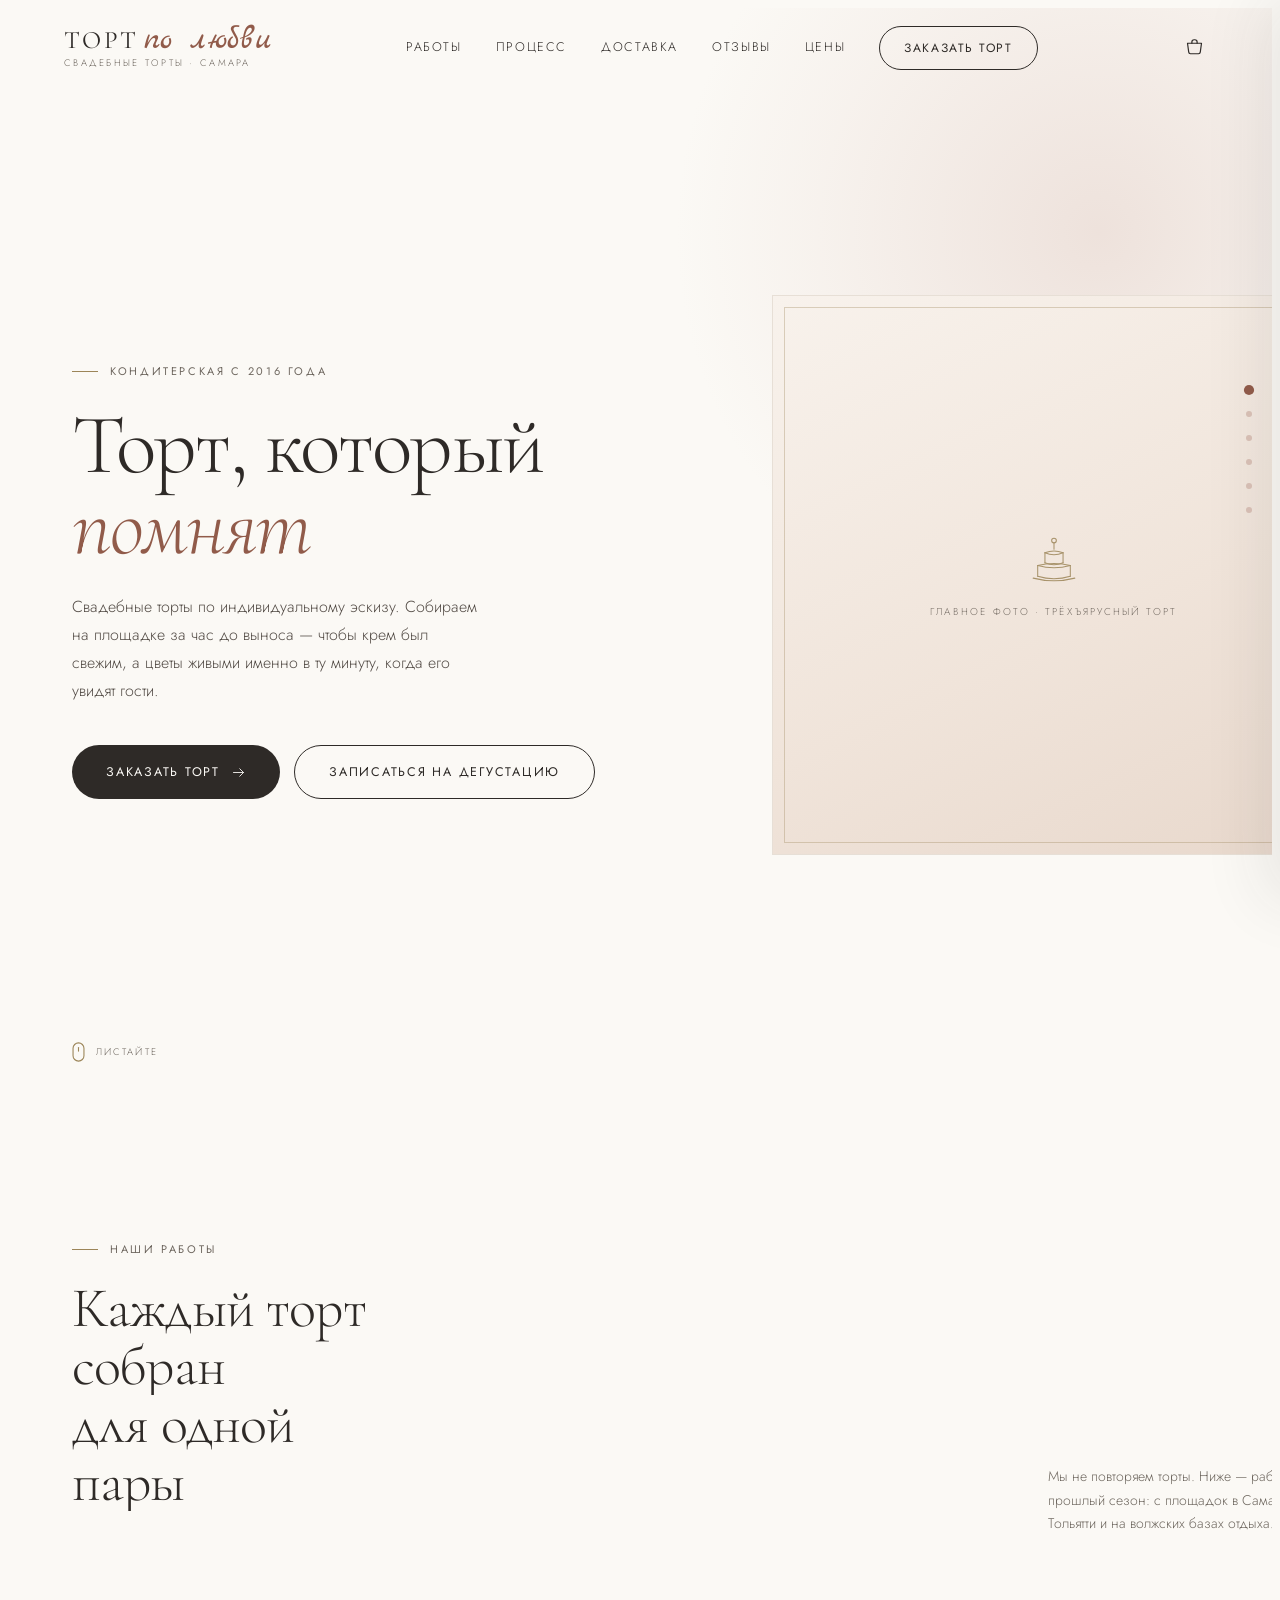
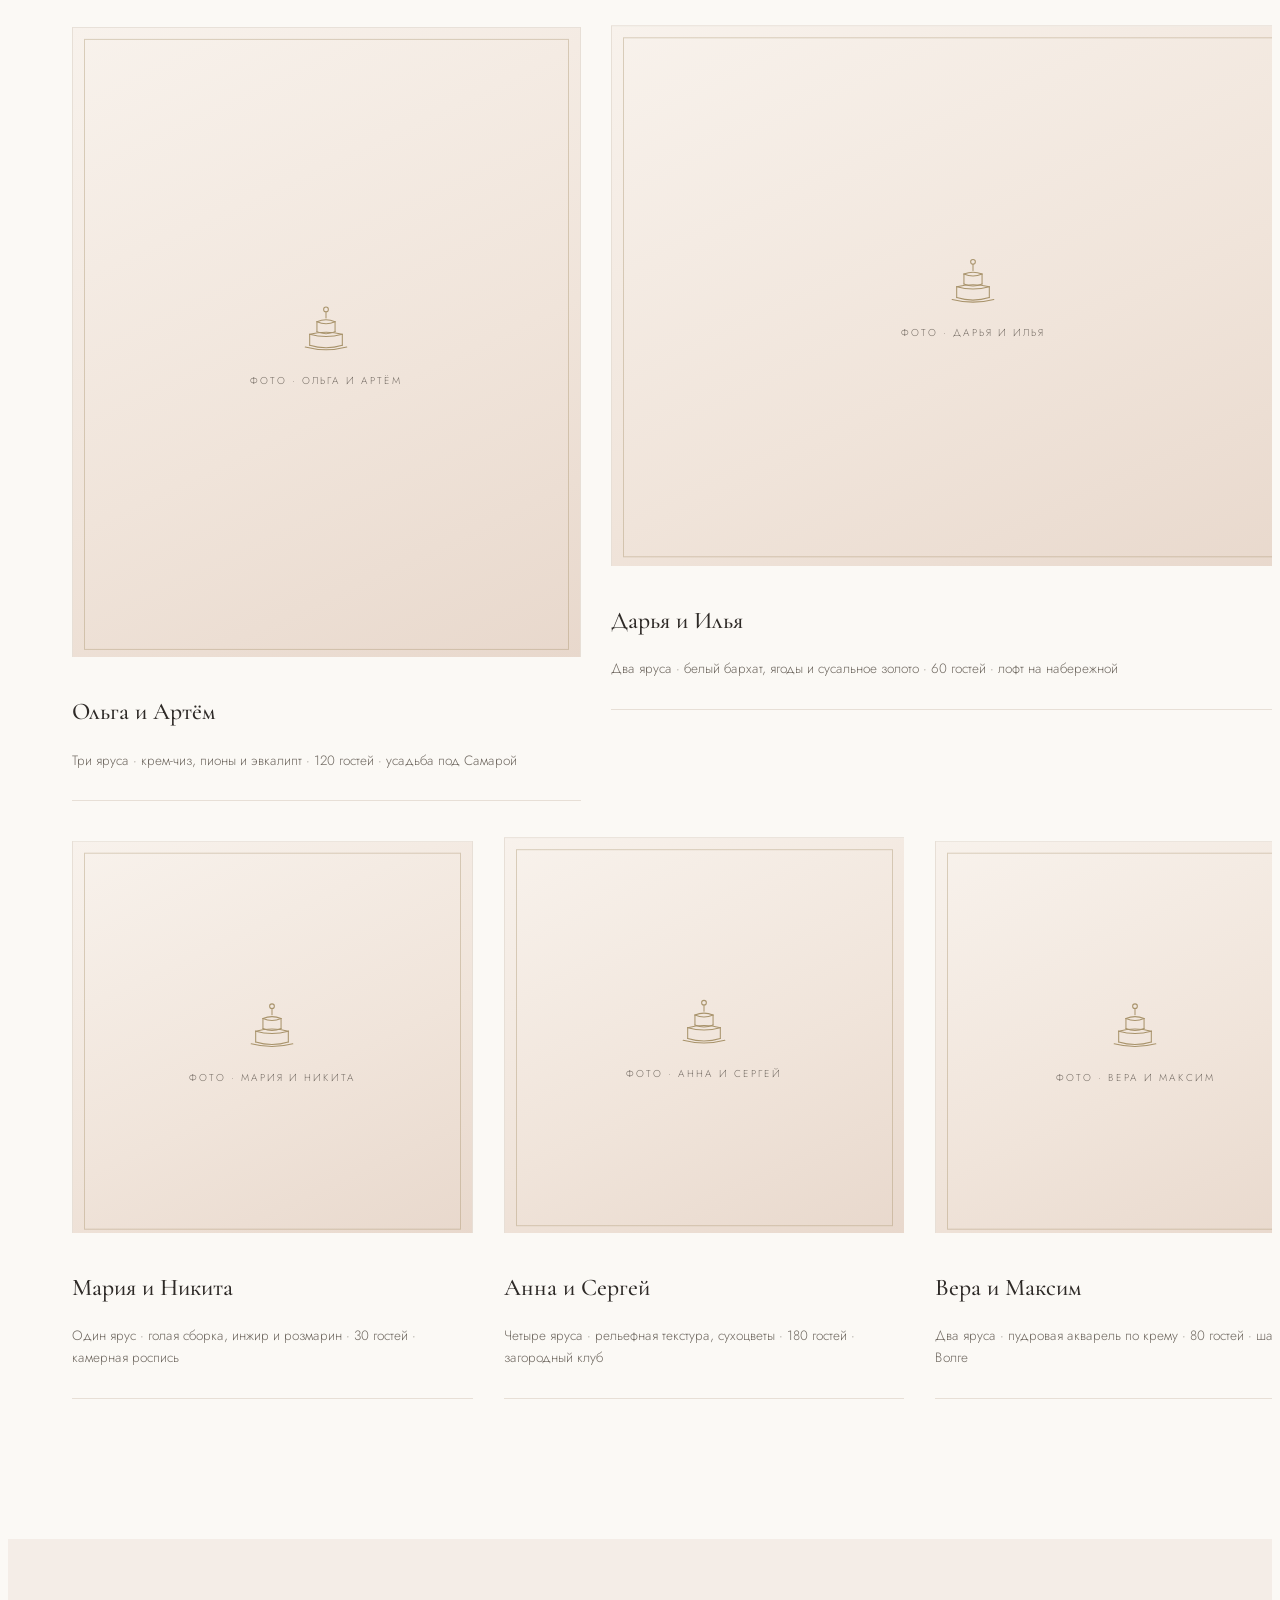
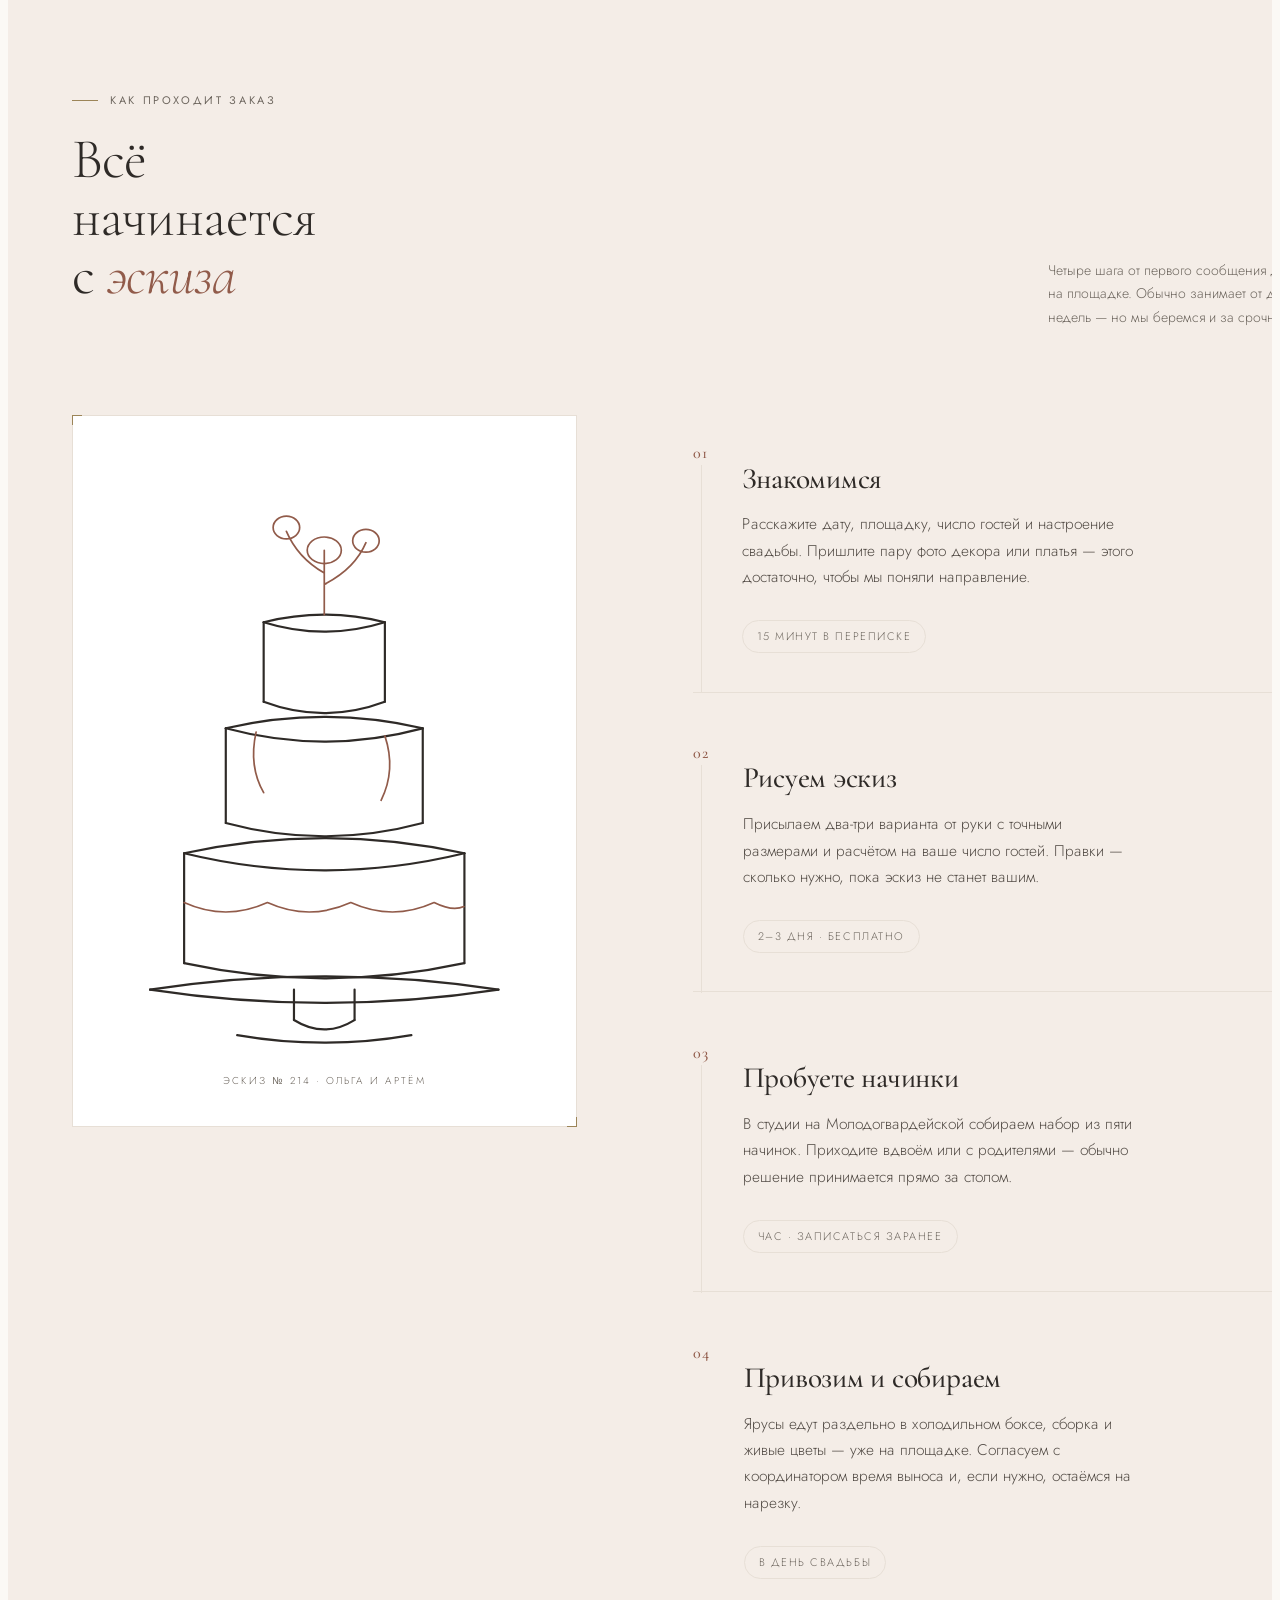
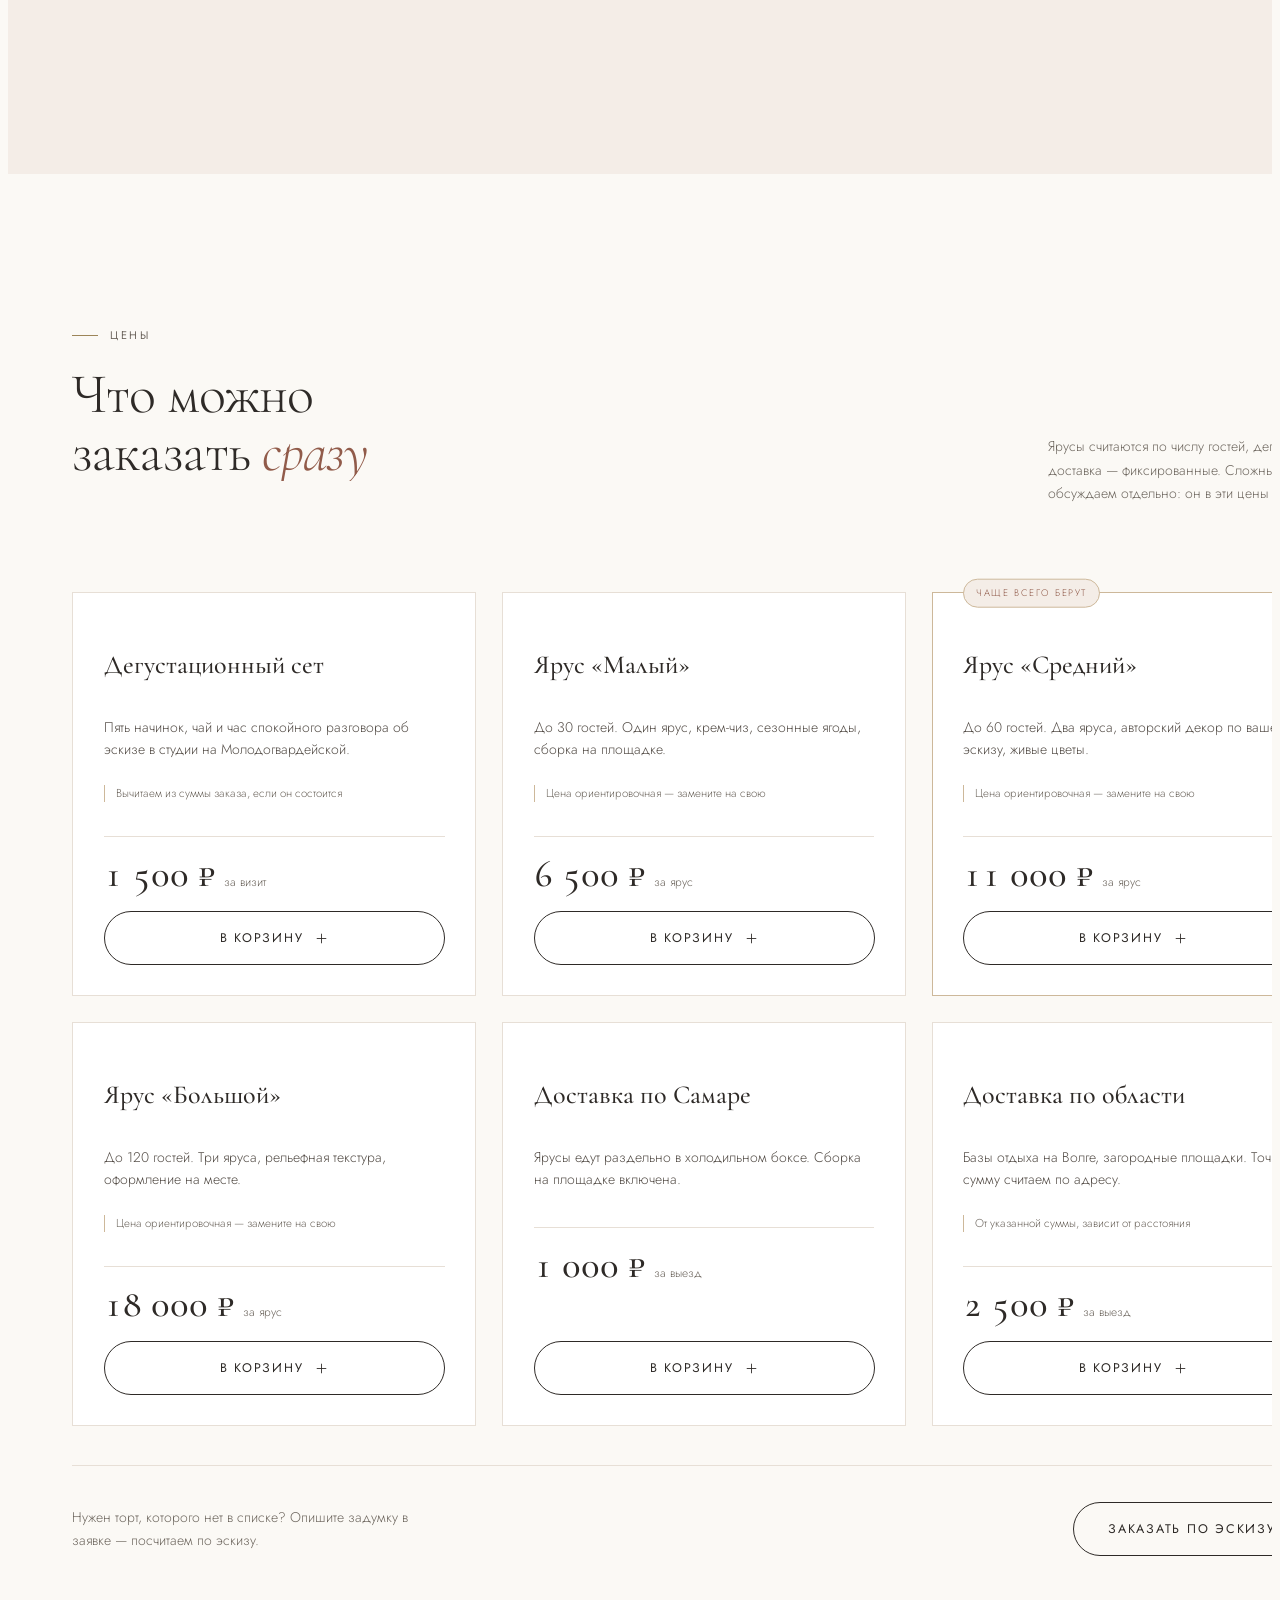
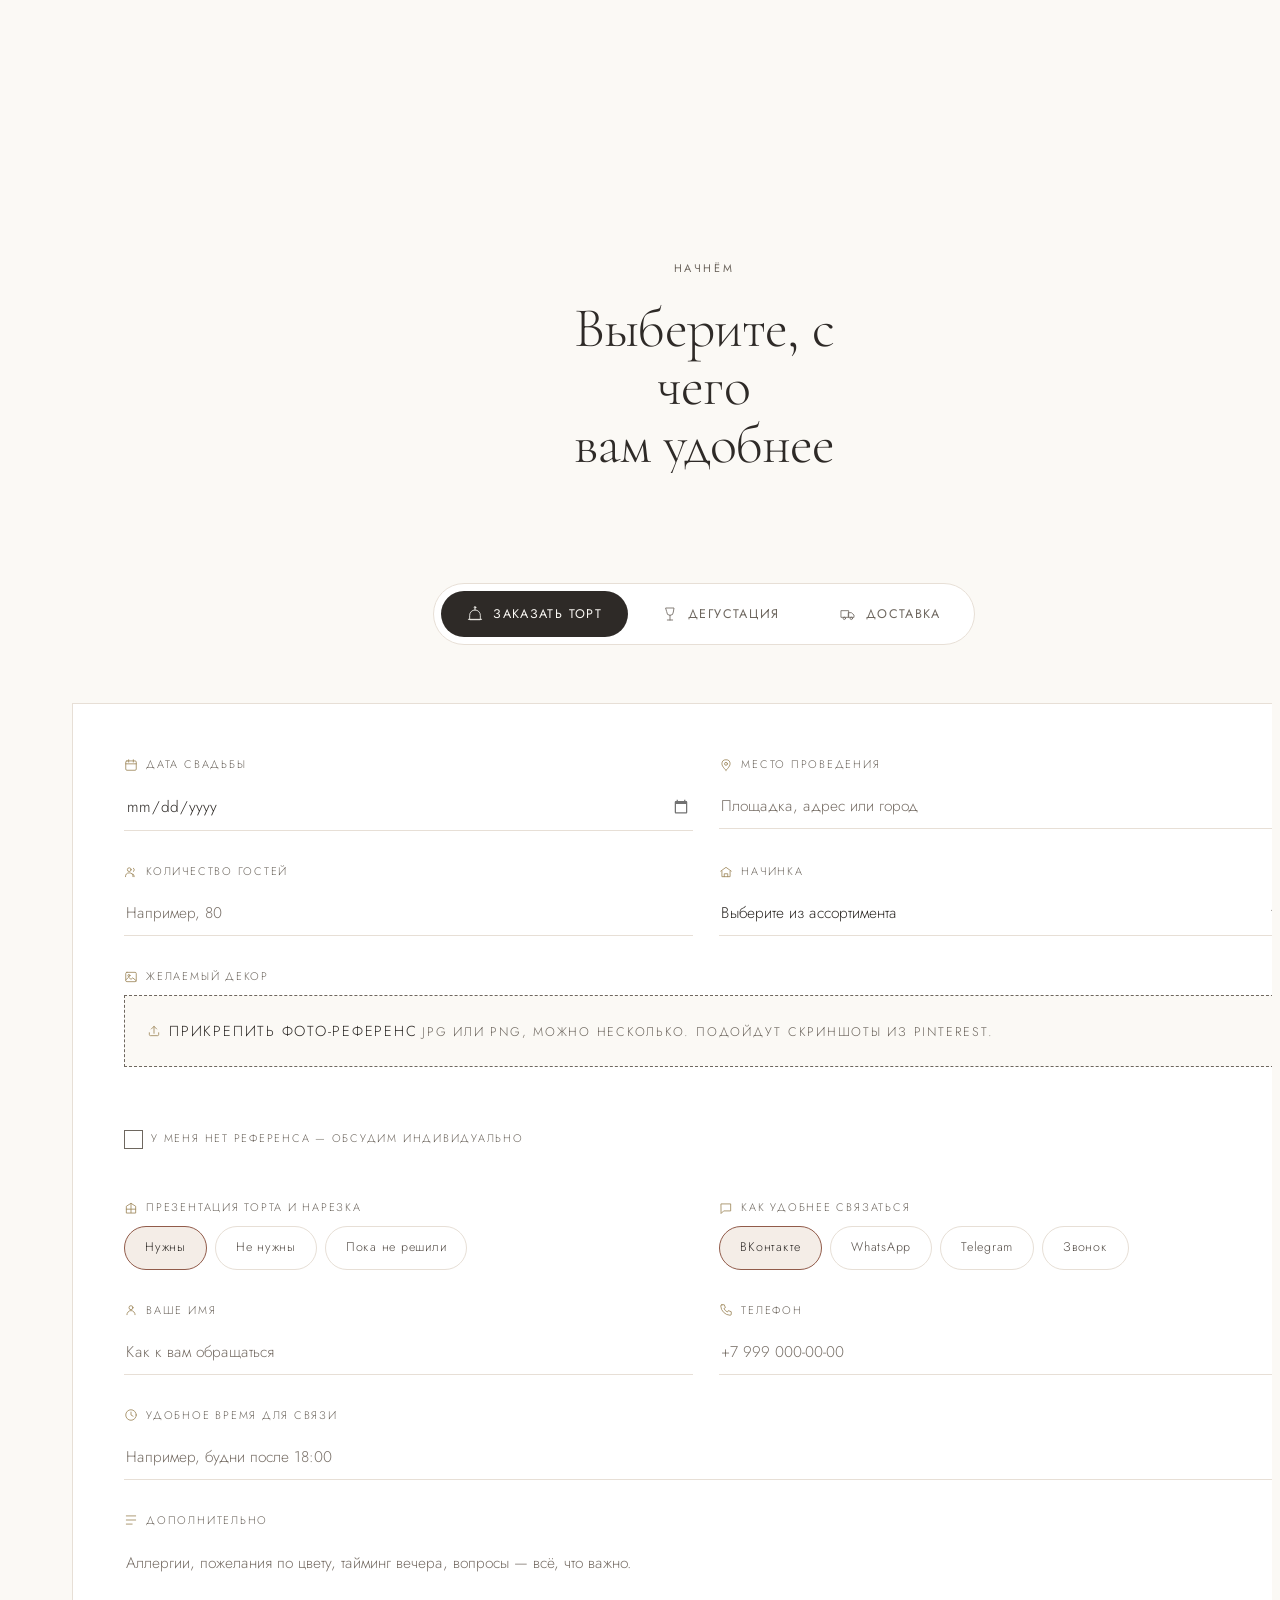
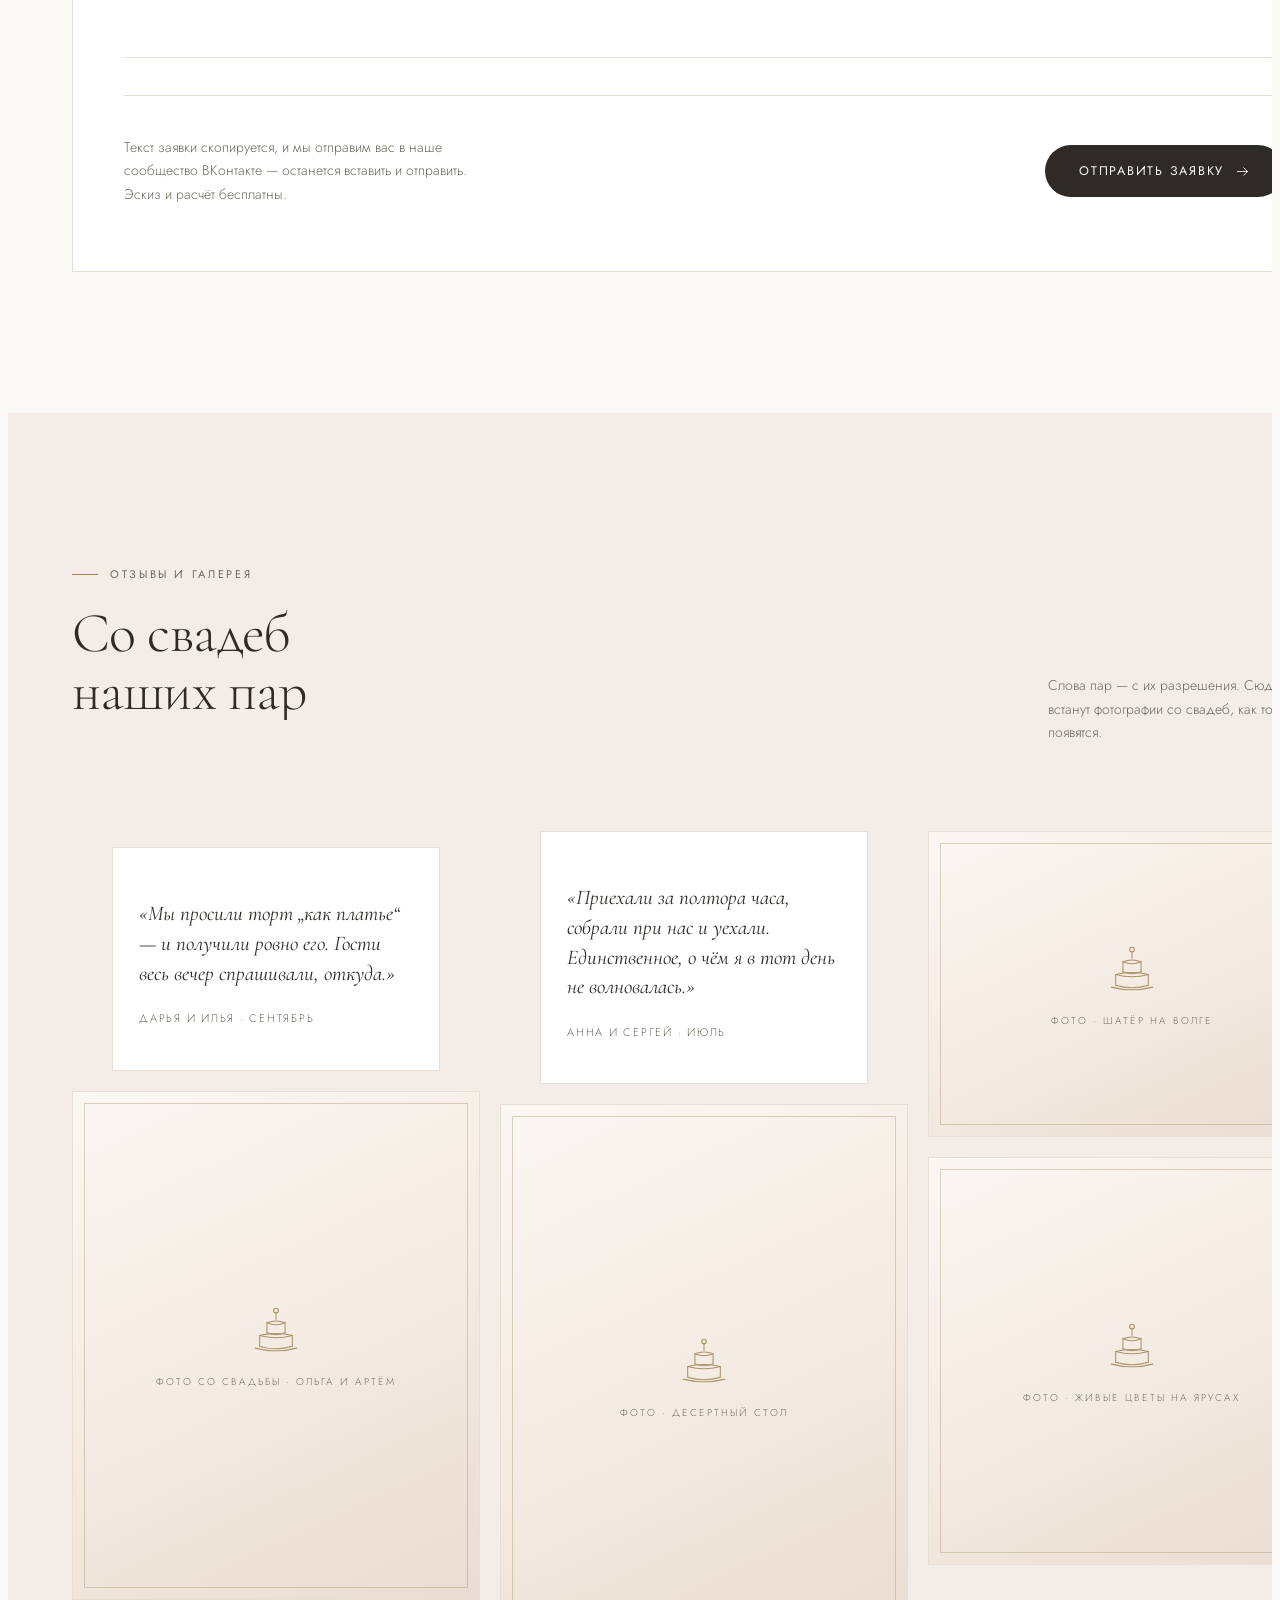
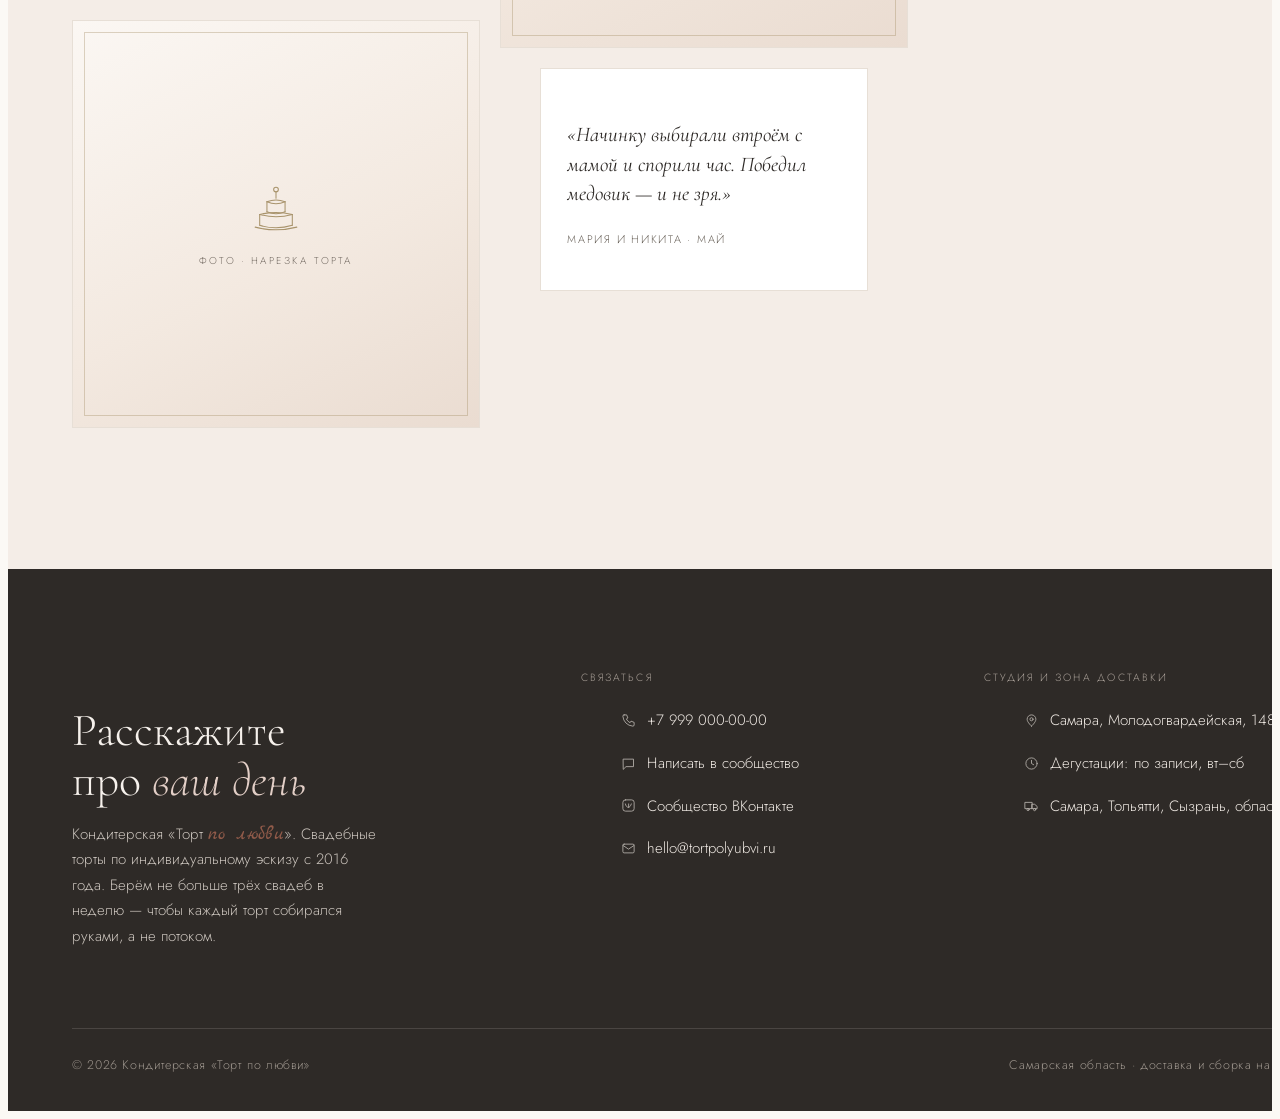
<file: index.html>
<!DOCTYPE html>
<html lang="ru">
<head>
<meta charset="UTF-8">
<meta name="viewport" content="width=device-width, initial-scale=1.0">
<title>Свадебные торты на заказ в Самаре — кондитерская «Торт по любви»</title>
<meta name="description" content="Свадебные торты по индивидуальному эскизу в Самаре: дегустация пяти начинок, личная доставка в холодильном боксе и сборка на площадке. Цены от 6 500 ₽ за ярус.">
<link rel="canonical" href="https://strangehul1-design.github.io/asiyatort/">
<meta name="robots" content="index, follow">
<meta property="og:type" content="website">
<meta property="og:locale" content="ru_RU">
<meta property="og:site_name" content="Торт по любви">
<meta property="og:title" content="Свадебные торты на заказ в Самаре — «Торт по любви»">
<meta property="og:description" content="Торт по индивидуальному эскизу: дегустация, личная доставка и сборка на площадке. Самара и область.">
<meta property="og:url" content="https://strangehul1-design.github.io/asiyatort/">

<!-- ═══════════════════════════════════════════
     Структурированные данные для поисковиков.
     ВНИМАНИЕ: телефон, адрес и часы работы здесь
     демонстрационные — замените на настоящие до
     публикации. Указывать вымышленные данные в
     разметке нельзя: поисковики считают это обманом.
     Блок с отзывами (aggregateRating) намеренно НЕ
     добавлен — реальных подтверждённых оценок нет.
     ═══════════════════════════════════════════ -->
<script type="application/ld+json">
{
  "@context": "https://schema.org",
  "@graph": [
    {
      "@type": "Bakery",
      "@id": "https://strangehul1-design.github.io/asiyatort/#business",
      "name": "Торт по любви",
      "description": "Кондитерская свадебных тортов по индивидуальному эскизу. Дегустация, личная доставка и сборка на площадке.",
      "url": "https://strangehul1-design.github.io/asiyatort/",
      "telephone": "+7-999-000-00-00",
      "priceRange": "1500–18000 ₽",
      "currenciesAccepted": "RUB",
      "address": {
        "@type": "PostalAddress",
        "streetAddress": "ул. Молодогвардейская, 148",
        "addressLocality": "Самара",
        "addressRegion": "Самарская область",
        "addressCountry": "RU"
      },
      "areaServed": [
        { "@type": "City", "name": "Самара" },
        { "@type": "City", "name": "Тольятти" },
        { "@type": "City", "name": "Сызрань" },
        { "@type": "AdministrativeArea", "name": "Самарская область" }
      ],
      "openingHoursSpecification": [{
        "@type": "OpeningHoursSpecification",
        "dayOfWeek": ["Tuesday","Wednesday","Thursday","Friday","Saturday"],
        "opens": "10:00",
        "closes": "19:00"
      }],
      "sameAs": [
        "https://vk.ru/asiyatort"
      ]
    },
    {
      "@type": "OfferCatalog",
      "@id": "https://strangehul1-design.github.io/asiyatort/#prices",
      "name": "Цены",
      "itemListElement": [
        { "@type": "Offer", "name": "Дегустационный сет", "price": "1500", "priceCurrency": "RUB",
           "description": "Пять начинок и час в студии", "availability": "https://schema.org/InStock" },
        { "@type": "Offer", "name": "Ярус «Малый» — до 30 гостей", "price": "6500", "priceCurrency": "RUB",
           "availability": "https://schema.org/InStock" },
        { "@type": "Offer", "name": "Ярус «Средний» — до 60 гостей", "price": "11000", "priceCurrency": "RUB",
           "availability": "https://schema.org/InStock" },
        { "@type": "Offer", "name": "Ярус «Большой» — до 120 гостей", "price": "18000", "priceCurrency": "RUB",
           "availability": "https://schema.org/InStock" },
        { "@type": "Offer", "name": "Доставка по Самаре", "price": "1000", "priceCurrency": "RUB",
           "availability": "https://schema.org/InStock" },
        { "@type": "Offer", "name": "Доставка по области", "price": "2500", "priceCurrency": "RUB",
           "availability": "https://schema.org/InStock" }
      ]
    },
    {
      "@type": "WebSite",
      "@id": "https://strangehul1-design.github.io/asiyatort/#website",
      "url": "https://strangehul1-design.github.io/asiyatort/",
      "name": "Торт по любви",
      "inLanguage": "ru-RU",
      "publisher": { "@id": "https://strangehul1-design.github.io/asiyatort/#business" }
    }
  ]
}
</script>
<link rel="preconnect" href="https://fonts.googleapis.com">
<link rel="preconnect" href="https://fonts.gstatic.com" crossorigin>
<link href="https://fonts.googleapis.com/css2?family=Cormorant+Garamond:ital,wght@0,300;0,400;0,500;1,300;1,400&family=Jost:wght@200;300;400;500&family=Marck+Script&display=swap" rel="stylesheet">
<link rel="stylesheet" href="assets/tokens.css">
<link rel="stylesheet" href="assets/vk-send.css">
<style>

/* clip, а не hidden: hidden сделал бы html контейнером прокрутки
   и сломал бы липкий эскиз в разделе «Процесс» */
html{-webkit-text-size-adjust:100%;overflow-x:clip}
body{
  font-family:var(--ff-b);font-weight:300;font-size:16px;line-height:1.75;
  background:var(--ivory);color:var(--graphite);
  overflow-x:hidden;-webkit-font-smoothing:antialiased;
}
button{font-family:inherit;cursor:pointer;border:none;background:none;color:inherit}
input,select,textarea{font-family:inherit;font-size:inherit;color:var(--graphite)}
a{color:inherit}
::selection{background:var(--powder);color:var(--graphite)}
:focus-visible{outline:2px solid var(--rose-ink);outline-offset:3px;border-radius:2px}

/* ═══════════════════════════════════════════
   ТИПОГРАФИКА
   ═══════════════════════════════════════════ */
.eyebrow{
  font-size:11px;font-weight:400;letter-spacing:.24em;text-transform:uppercase;
  color:var(--muted);display:flex;align-items:center;gap:12px;
}
.eyebrow::before{content:"";width:26px;height:1px;background:var(--gold-ink);flex-shrink:0}
.eyebrow.is-plain::before{display:none}

.d1{font-family:var(--ff-d);font-weight:300;font-size:clamp(46px,6.6vw,104px);line-height:.96;letter-spacing:-.022em;color:var(--graphite)}
.d2{font-family:var(--ff-d);font-weight:300;font-size:clamp(32px,4.4vw,66px);line-height:1.03;letter-spacing:-.015em;color:var(--graphite)}
.d3{font-family:var(--ff-d);font-weight:500;font-size:clamp(21px,2.3vw,30px);line-height:1.2;letter-spacing:-.008em;color:var(--graphite)}
.d1 em,.d2 em{font-style:italic;font-weight:300;color:var(--rose-ink)}

.note{font-size:14px;line-height:1.68;color:var(--muted)}

/* ═══════════════════════════════════════════
   СЕТКА
   ═══════════════════════════════════════════ */
.wrap{width:100%;max-width:1320px;margin:0 auto;padding-inline:var(--gut)}
.sec{padding-block:var(--sec);position:relative}
.sec--shell{background:var(--shell)}

/* ═══════════════════════════════════════════
   АНИМАЦИИ ПОЯВЛЕНИЯ
   ═══════════════════════════════════════════ */
.rv{opacity:0;transform:translateY(28px);
    transition:opacity .9s var(--ease),transform .9s var(--ease)}
.rv.is-in{opacity:1;transform:none}
.rv-1{transition-delay:.09s}
.rv-2{transition-delay:.18s}
.rv-3{transition-delay:.27s}

/* шторка для крупных блоков */
.mask{position:relative;overflow:hidden}
.mask::after{
  content:"";position:absolute;inset:0;background:var(--ivory);
  transform:scaleY(1);transform-origin:bottom;
  transition:transform 1.1s var(--ease);z-index:3;
}
.sec--shell .mask::after{background:var(--shell)}
.mask.is-in::after{transform:scaleY(0)}

@keyframes drift{0%,100%{transform:translateY(0)}50%{transform:translateY(7px)}}
@keyframes lift{from{opacity:0;transform:translateY(18px)}to{opacity:1;transform:none}}

/* ═══════════════════════════════════════════
   ПЛЕЙСХОЛДЕРЫ ВМЕСТО ФОТО
   Держат пропорции будущих снимков: когда появятся
   реальные кадры, .ph меняется на <img> с тем же
   классом пропорций (.r-4x5 и т.д.).
   ═══════════════════════════════════════════ */
.ph{
  position:relative;overflow:hidden;
  background:linear-gradient(155deg,#F8F2EC 0%,#F0E4DA 58%,#E8D8CC 100%);
  border:1px solid var(--line);
  display:flex;flex-direction:column;align-items:center;justify-content:center;gap:14px;
}
.sec--shell .ph{background:linear-gradient(155deg,#FBF7F3 0%,#F3E9E0 58%,#EADCD1 100%)}
.ph::after{
  content:"";position:absolute;inset:11px;pointer-events:none;
  border:1px solid rgba(156,133,88,.34);
}
.ph-glyph{width:clamp(38px,4.6vw,58px);height:auto;aspect-ratio:1;color:var(--gold-ink);opacity:.85}
.ph-label{
  font-size:10px;letter-spacing:.2em;text-transform:uppercase;
  color:var(--ph-ink);text-align:center;padding-inline:22px;line-height:1.7;
  position:relative;z-index:1;
}

.r-3x4{aspect-ratio:3/4}
.r-4x5{aspect-ratio:4/5}
.r-1x1{aspect-ratio:1/1}
.r-4x3{aspect-ratio:4/3}
.r-16x10{aspect-ratio:16/10}

/* ═══════════════════════════════════════════
   ШАПКА
   ═══════════════════════════════════════════ */
.hdr{
  position:fixed;inset:0 0 auto 0;z-index:120;
  display:flex;align-items:center;justify-content:space-between;
  gap:24px;padding:26px var(--gut);
  transition:padding .5s var(--ease),background .5s var(--ease),border-color .5s var(--ease);
  border-bottom:1px solid transparent;
}
.hdr.is-stuck{
  padding-block:15px;background:rgba(251,249,245,.9);
  backdrop-filter:blur(14px);-webkit-backdrop-filter:blur(14px);
  border-bottom-color:var(--line);
}
.brand{display:flex;flex-direction:column;line-height:1;text-decoration:none}
.brand-name{font-family:var(--ff-d);font-size:25px;font-weight:400;letter-spacing:.09em;
  text-transform:uppercase;color:var(--graphite);display:inline-flex;align-items:baseline;gap:.22em}
/* рукописная часть знака: без капса и разрядки, чуть крупнее — иначе теряется */
.script{font-family:var(--ff-s);font-style:normal;font-weight:400;
  text-transform:none;letter-spacing:0;font-size:1.34em;line-height:.8;color:var(--rose-ink)}
.brand-sub{font-size:9.5px;letter-spacing:.24em;text-transform:uppercase;color:var(--muted);margin-top:5px}

.hdr-nav{display:flex;align-items:center;gap:34px}
.hdr-link{
  font-size:12.5px;letter-spacing:.13em;text-transform:uppercase;
  position:relative;padding-block:4px;color:var(--graphite);text-decoration:none;
}
.hdr-link::after{
  content:"";position:absolute;left:0;bottom:0;height:1px;width:100%;
  background:var(--rose-ink);transform:scaleX(0);transform-origin:right;
  transition:transform .45s var(--ease);
}
.hdr-link:hover::after{transform:scaleX(1);transform-origin:left}

.hdr-cta{
  font-size:12px;letter-spacing:.13em;text-transform:uppercase;color:var(--graphite);
  padding:12px 24px;border:1px solid var(--graphite);border-radius:100px;
  transition:background .4s var(--ease),color .4s var(--ease);
}
.hdr-cta:hover{background:var(--graphite);color:var(--ivory)}

.burger{display:none;width:44px;height:44px;position:relative;margin-right:-5px}
.burger span{
  position:absolute;left:11px;width:22px;height:1px;background:var(--graphite);
  transition:transform .4s var(--ease);
}
.burger span:nth-child(1){top:19px}
.burger span:nth-child(2){top:25px}
.burger.is-open span:nth-child(1){transform:translateY(3px) rotate(45deg)}
.burger.is-open span:nth-child(2){transform:translateY(-3px) rotate(-45deg)}

/* ═══════════════════════════════════════════
   ТОЧКИ НАВИГАЦИИ
   ═══════════════════════════════════════════ */
.dots{
  position:fixed;right:26px;top:50%;transform:translateY(-50%);
  z-index:110;display:flex;flex-direction:column;gap:16px;
}
.dots-btn{position:relative;width:8px;height:8px;padding:0}
.dots-btn i{display:block;width:6px;height:6px;border-radius:50%;
  background:var(--powder-deep);opacity:.5;transition:all .45s var(--ease)}
.dots-btn.is-on i{background:var(--rose-ink);opacity:1;transform:scale(1.7)}
.dots-btn b{
  position:absolute;right:20px;top:50%;transform:translate(6px,-50%);
  font-size:10px;font-weight:400;letter-spacing:.14em;text-transform:uppercase;
  white-space:nowrap;color:var(--muted);opacity:0;pointer-events:none;
  transition:all .4s var(--ease);
}
.dots-btn:hover b{opacity:1;transform:translate(0,-50%)}

/* ═══════════════════════════════════════════
   КНОПКИ
   ═══════════════════════════════════════════ */
.btn{
  display:inline-flex;align-items:center;justify-content:center;gap:11px;
  font-size:12.5px;letter-spacing:.14em;text-transform:uppercase;font-weight:400;
  padding:17px 34px;border-radius:100px;position:relative;overflow:hidden;
  transition:color .45s var(--ease);text-decoration:none;
}
.btn span{position:relative;z-index:2;display:inline-flex;align-items:center;gap:11px}
.btn::before{content:"";position:absolute;inset:0;z-index:1;
  transform:translateY(101%);transition:transform .5s var(--ease)}
.btn:hover::before{transform:translateY(0)}

.btn--solid{background:var(--graphite);color:var(--ivory)}
.btn--solid::before{background:var(--rose-ink)}
.btn--ghost{border:1px solid var(--graphite);color:var(--graphite)}
.btn--ghost::before{background:var(--graphite)}
.btn--ghost:hover{color:var(--ivory)}

.btn svg{width:15px;height:15px;stroke:currentColor;fill:none;stroke-width:1.4}

/* ═══════════════════════════════════════════
   HERO
   ═══════════════════════════════════════════ */
.hero{
  position:relative;min-height:100svh;display:grid;align-items:center;
  grid-template-columns:1.06fr .94fr;gap:clamp(36px,5vw,86px);
  padding-block:clamp(120px,16vh,180px) clamp(70px,9vh,110px);
  overflow:hidden;
}
.hero::before{
  content:"";position:absolute;z-index:0;inset:-20% -10% auto auto;
  width:min(74vw,880px);aspect-ratio:1;border-radius:50%;
  background:radial-gradient(circle,rgba(227,207,199,.55) 0%,rgba(227,207,199,.16) 46%,transparent 68%);
  pointer-events:none;
}
.hero-in{position:relative;z-index:1}
.hero-h{margin:24px 0 26px;max-width:14ch}
.hero-p{color:var(--body);max-width:46ch;margin-bottom:40px;font-size:clamp(15.5px,1.25vw,18px)}
.hero-btns{display:flex;flex-wrap:wrap;gap:14px}
.hero-art{position:relative;z-index:1}
.hero-load>*{animation:lift 1s var(--ease) both}
.hero-load>*:nth-child(1){animation-delay:.2s}
.hero-load>*:nth-child(2){animation-delay:.34s}
.hero-load>*:nth-child(3){animation-delay:.48s}
.hero-load>*:nth-child(4){animation-delay:.62s}

.hero-scroll{
  position:absolute;left:var(--gut);bottom:26px;z-index:2;
  display:flex;align-items:center;gap:11px;
  font-size:9.5px;letter-spacing:.22em;text-transform:uppercase;color:var(--muted);
  animation:lift 1s var(--ease) .9s both;
}
.hero-scroll svg{width:13px;height:20px;stroke:var(--gold-ink);fill:none;stroke-width:1.2;
  animation:drift 2.2s ease-in-out infinite}

/* ═══════════════════════════════════════════
   ЗАГОЛОВОК СЕКЦИИ
   ═══════════════════════════════════════════ */
.sec-head{display:flex;align-items:flex-end;justify-content:space-between;gap:40px;
  flex-wrap:wrap;margin-bottom:clamp(40px,5vw,72px)}
.sec-head-l{max-width:34ch}
.sec-head h2{margin-top:20px}
.sec-head-r{max-width:36ch;padding-bottom:8px}

/* ═══════════════════════════════════════════
   РАБОТЫ
   ═══════════════════════════════════════════ */
.works{display:grid;grid-template-columns:repeat(12,1fr);gap:clamp(18px,2.4vw,34px)}
.work{grid-column:span 4}
.work--tall{grid-column:span 5}
.work--wide{grid-column:span 7}
.work-meta{padding-top:17px;padding-bottom:15px;border-bottom:1px solid var(--line)}
.work-name{font-family:var(--ff-d);font-size:24px;font-weight:500;line-height:1.15;color:var(--graphite)}
.work-desc{font-size:13.5px;color:var(--muted);margin-top:6px;line-height:1.62}

/* ═══════════════════════════════════════════
   ПРОЦЕСС + ЭСКИЗ
   ═══════════════════════════════════════════ */
.proc{display:grid;grid-template-columns:.85fr 1.15fr;gap:clamp(40px,6vw,100px);align-items:start}
.proc-art{position:sticky;top:120px}
.proc-frame{background:var(--porcelain);border:1px solid var(--line);
  padding:32px 24px 26px;position:relative}
.proc-frame::before,.proc-frame::after{content:"";position:absolute;width:9px;height:9px;
  border:1px solid var(--gold-ink)}
.proc-frame::before{top:-1px;left:-1px;border-right:0;border-bottom:0}
.proc-frame::after{bottom:-1px;right:-1px;border-left:0;border-top:0}
.proc-cap{text-align:center;font-size:10px;letter-spacing:.2em;text-transform:uppercase;
  color:var(--muted);margin-top:18px}
#sketch{width:100%;height:auto;display:block}
#sketch .ln{
  fill:none;stroke:var(--graphite);stroke-width:1.15;
  stroke-linecap:round;stroke-linejoin:round;
  stroke-dasharray:1;stroke-dashoffset:1;
  transition:stroke-dashoffset 1.5s var(--ease);
}
#sketch .ln.hair{stroke:var(--rose-ink);stroke-width:.9}
#sketch g.on .ln{stroke-dashoffset:0}
#sketch g .ln:nth-child(2){transition-delay:.16s}
#sketch g .ln:nth-child(3){transition-delay:.3s}
#sketch g .ln:nth-child(4){transition-delay:.42s}
#sketch g .ln:nth-child(5){transition-delay:.54s}
#sketch g .ln:nth-child(6){transition-delay:.64s}
#sketch g .ln:nth-child(7){transition-delay:.74s}

.steps{display:flex;flex-direction:column;list-style:none}
.step{display:grid;grid-template-columns:auto 1fr;gap:clamp(20px,2.6vw,38px);
  padding-block:clamp(26px,3vw,40px);border-bottom:1px solid var(--line)}
.step:first-child{padding-top:0}
.step:last-child{border-bottom:0}
.step-n{font-family:var(--ff-d);font-size:16px;font-weight:500;letter-spacing:.06em;
  color:var(--rose-ink);padding-top:8px;position:relative}
.step-n::after{content:"";position:absolute;left:50%;top:34px;bottom:-40px;width:1px;
  background:var(--line);transform:scaleY(0);transform-origin:top;
  transition:transform .9s var(--ease) .2s}
.step.is-in .step-n::after{transform:scaleY(1)}
.step:last-child .step-n::after{display:none}
.step-b h3{margin-bottom:9px}
.step-b p{font-size:15.5px;color:var(--body);line-height:1.7;max-width:44ch}
.step-tag{display:inline-block;margin-top:14px;font-size:11px;letter-spacing:.14em;
  text-transform:uppercase;color:var(--muted);
  border:1px solid var(--line);border-radius:100px;padding:6px 14px}

/* ═══════════════════════════════════════════
   ПЕРЕКЛЮЧАТЕЛЬ: ЗАКАЗ / ДЕГУСТАЦИЯ / ДОСТАВКА
   ═══════════════════════════════════════════ */
.switch{
  display:flex;gap:8px;flex-wrap:wrap;justify-content:center;
  background:var(--porcelain);border:1px solid var(--line);border-radius:100px;
  padding:7px;width:fit-content;margin:0 auto clamp(38px,4.5vw,62px);max-width:100%;
}
.tab{
  display:inline-flex;align-items:center;gap:10px;
  font-size:12.5px;letter-spacing:.11em;text-transform:uppercase;
  padding:14px 26px;border-radius:100px;color:var(--muted);
  transition:color .4s var(--ease),background .5s var(--ease);white-space:nowrap;
}
.tab svg{width:16px;height:16px;stroke:currentColor;fill:none;stroke-width:1.25;
  stroke-linecap:round;stroke-linejoin:round;transition:transform .5s var(--ease)}
.tab:hover{color:var(--graphite)}
.tab:hover svg{transform:translateY(-2px)}
.tab.is-on{background:var(--graphite);color:var(--ivory)}

.pane{display:none}
.pane.is-on{display:block;animation:lift .7s var(--ease) both}

/* ═══════════════════════════════════════════
   ФОРМЫ
   ═══════════════════════════════════════════ */
.card{background:var(--porcelain);border:1px solid var(--line);padding:clamp(28px,4vw,58px)}
.form-grid{display:grid;grid-template-columns:1fr 1fr;gap:clamp(20px,2.4vw,32px)}
.f-wide{grid-column:1/-1}

.field{display:flex;flex-direction:column;gap:9px}
.field>label,.legend{
  font-size:11px;letter-spacing:.16em;text-transform:uppercase;color:var(--muted);
  display:flex;align-items:center;gap:8px;
}
.field>label svg,.legend svg{width:14px;height:14px;stroke:var(--gold-ink);fill:none;
  stroke-width:1.4;stroke-linecap:round;stroke-linejoin:round;flex-shrink:0}

.inp{
  width:100%;background:transparent;border:0;border-bottom:1px solid var(--line);
  padding:11px 2px;font-size:15.5px;font-weight:300;color:var(--graphite);
  transition:border-color .4s var(--ease);border-radius:0;
}
.inp::placeholder{color:var(--ph-ink);opacity:1}
.inp:focus{outline:none;border-bottom-color:var(--rose-ink)}
.inp.is-bad{border-bottom-color:#B4453A}
textarea.inp{resize:vertical;min-height:96px;line-height:1.65}
select.inp{
  appearance:none;cursor:pointer;padding-right:26px;
  background-image:url("data:image/svg+xml;charset=utf8,%3Csvg xmlns='http://www.w3.org/2000/svg' viewBox='0 0 12 8'%3E%3Cpath d='M1 1.5L6 6.5L11 1.5' stroke='%236E675F' stroke-width='1.3' fill='none' stroke-linecap='round'/%3E%3C/svg%3E");
  background-repeat:no-repeat;background-position:right 2px center;background-size:11px;
}
.inp[type="date"]::-webkit-calendar-picker-indicator{opacity:.55;cursor:pointer}

.pills{display:flex;flex-wrap:wrap;gap:8px}
.pill{margin:0}
.pill input{position:absolute;opacity:0;width:0;height:0}
.pill span{
  display:inline-flex;align-items:center;gap:8px;cursor:pointer;
  font-size:12.5px;letter-spacing:.06em;padding:10px 20px;border-radius:100px;
  border:1px solid var(--line);color:var(--body);transition:all .35s var(--ease);
}
.pill span:hover{border-color:var(--powder-deep)}
.pill input:checked+span{background:var(--shell);border-color:var(--rose-ink);color:var(--graphite)}
.pill input:focus-visible+span{outline:2px solid var(--rose-ink);outline-offset:3px}

.check{display:inline-flex;align-items:flex-start;gap:11px;cursor:pointer;
  font-size:14.5px;color:var(--body);line-height:1.5;min-height:44px;padding-block:7px}
.check input{position:absolute;opacity:0;width:0;height:0}
.check i{width:17px;height:17px;border:1px solid var(--muted);flex-shrink:0;margin-top:2px;
  position:relative;transition:all .3s var(--ease)}
.check i::after{content:"";position:absolute;left:5px;top:1px;width:5px;height:10px;
  border:solid var(--porcelain);border-width:0 1.5px 1.5px 0;transform:rotate(45deg) scale(0);
  transition:transform .3s var(--ease)}
.check input:checked+i{background:var(--rose-ink);border-color:var(--rose-ink)}
.check input:checked+i::after{transform:rotate(45deg) scale(1)}
.check input:focus-visible+i{outline:2px solid var(--rose-ink);outline-offset:3px}

.drop{border:1px dashed var(--muted);padding:22px;display:flex;align-items:center;gap:16px;
  cursor:pointer;transition:all .4s var(--ease);background:var(--ivory)}
.drop:hover,.drop.is-hot{border-color:var(--rose-ink);background:var(--shell)}
.drop input{display:none}
.drop svg{width:24px;height:24px;stroke:var(--gold-ink);fill:none;stroke-width:1.3;
  stroke-linecap:round;stroke-linejoin:round;flex-shrink:0}
.drop-t{font-size:14.5px;color:var(--graphite)}
.drop-s{font-size:12.5px;color:var(--muted);margin-top:2px}
.chips{display:flex;flex-wrap:wrap;gap:8px;margin-top:12px}
.chip{font-size:12px;color:var(--body);background:var(--shell);border:1px solid var(--line);
  border-radius:100px;padding:6px 14px;max-width:100%;overflow:hidden;
  text-overflow:ellipsis;white-space:nowrap}

.form-foot{grid-column:1/-1;display:flex;align-items:center;justify-content:space-between;
  gap:22px;flex-wrap:wrap;margin-top:6px;padding-top:26px;border-top:1px solid var(--line)}

/* ловушка для спам-ботов: человек её не видит и не наводит фокус */
.trap{position:absolute;left:-9999px;width:1px;height:1px;opacity:0;pointer-events:none}

.sent{display:none;text-align:center;padding:clamp(40px,6vw,80px) 20px}
.sent.is-on{display:block;animation:lift .7s var(--ease) both}
.sent-ic{width:56px;height:56px;margin:0 auto 22px;border-radius:50%;
  border:1px solid var(--powder-deep);display:flex;align-items:center;justify-content:center}
.sent-ic svg{width:22px;height:22px;stroke:var(--rose-ink);fill:none;stroke-width:1.5;
  stroke-linecap:round;stroke-linejoin:round}
.sent p{margin:12px auto 0;max-width:42ch;color:var(--body);font-size:15.5px}

/* заявка не ушла — говорим прямо и даём запасной путь */
.fail{display:none;margin-top:22px;padding:20px 22px;border:1px solid #D8B4AE;background:#FBF2F0}
.fail.is-on{display:block;animation:lift .5s var(--ease) both}
.fail-t{font-size:14.5px;color:#8C3B30;font-weight:400;margin-bottom:8px}
.fail-p{font-size:14px;color:var(--body);line-height:1.6}
.fail-p a{color:var(--rose-ink);text-decoration:underline;text-underline-offset:3px}

/* ═══════════════════════════════════════════
   ДОСТАВКА
   ═══════════════════════════════════════════ */
.deliv{display:grid;grid-template-columns:1.05fr .95fr;gap:clamp(30px,4.5vw,72px);align-items:center}
.deliv-txt h3{margin-bottom:18px}
.deliv-txt p{color:var(--body);font-size:15.5px;line-height:1.75;margin-bottom:16px;max-width:48ch}
.deliv-list{list-style:none;margin:26px 0 30px}
.deliv-list li{display:grid;grid-template-columns:auto 1fr auto;align-items:center;gap:16px;
  padding:16px 0;border-bottom:1px solid var(--line);font-size:15px;color:var(--body)}
.deliv-list li:first-child{border-top:1px solid var(--line)}
.deliv-list svg{width:17px;height:17px;stroke:var(--gold-ink);fill:none;stroke-width:1.4;
  stroke-linecap:round;stroke-linejoin:round}
.deliv-list b{font-weight:500;font-family:var(--ff-d);font-size:18px;white-space:nowrap;color:var(--graphite)}
.deliv-ph{display:grid;grid-template-columns:1fr 1fr;gap:12px}
.deliv-ph>*:first-child{grid-column:1/-1}

/* ═══════════════════════════════════════════
   ОТЗЫВЫ И ГАЛЕРЕЯ
   ═══════════════════════════════════════════ */
.gal{columns:3;column-gap:clamp(12px,1.6vw,20px)}
.gal>*{break-inside:avoid;margin-bottom:clamp(12px,1.6vw,20px)}
.quote{background:var(--porcelain);border:1px solid var(--line);padding:30px 26px}
.quote-m{font-family:var(--ff-d);font-size:21px;font-style:italic;font-weight:400;
  line-height:1.42;color:var(--graphite)}
.quote-a{font-size:11px;letter-spacing:.16em;text-transform:uppercase;color:var(--muted);margin-top:18px}

/* ═══════════════════════════════════════════
   ПОДВАЛ
   ═══════════════════════════════════════════ */
.ftr{background:var(--graphite);color:#EDE7E1;padding-block:clamp(60px,7vw,100px) 34px}
.ftr-top{display:grid;grid-template-columns:1.3fr 1fr 1fr;gap:clamp(30px,4vw,64px);
  padding-bottom:clamp(40px,5vw,70px)}
.ftr-mark{font-family:var(--ff-d);font-size:clamp(30px,3.6vw,50px);font-weight:300;
  line-height:1.1;margin-bottom:16px;color:#F6F1EC}
.ftr-mark em{font-style:italic;color:var(--powder)}
.ftr-desc{color:#C9C2BB;font-size:15px;max-width:34ch;line-height:1.7}
.ftr-h{font-size:10.5px;letter-spacing:.2em;text-transform:uppercase;color:#A79E96;margin-bottom:20px}
.ftr-list{list-style:none;display:flex;flex-direction:column;gap:13px}
.ftr-list a,.ftr-list span{display:inline-flex;align-items:center;gap:11px;text-decoration:none;
  font-size:15px;color:#EDE7E1;transition:color .3s var(--ease)}
.ftr-list a:hover{color:var(--powder)}
.ftr-list svg{width:15px;height:15px;stroke:currentColor;fill:none;stroke-width:1.4;
  stroke-linecap:round;stroke-linejoin:round;opacity:.7;flex-shrink:0}
.ftr-bot{border-top:1px solid rgba(237,231,225,.14);padding-top:26px;
  display:flex;justify-content:space-between;gap:18px;flex-wrap:wrap;
  font-size:12.5px;color:#9C948C;letter-spacing:.05em}

/* ═══════════════════════════════════════════
   АДАПТИВ
   ═══════════════════════════════════════════ */
@media(min-width:1081px){
  /* герой обязан помещаться в первый экран целиком */
  .hero{padding-block:clamp(104px,13vh,148px) clamp(52px,7vh,84px)}
  .hero-art .ph{aspect-ratio:auto;height:clamp(380px,62svh,600px)}
  .hero-in{padding-block:8px}
}
@media(max-width:1080px){
  .hero{grid-template-columns:1fr;gap:44px;align-items:start}
  .hero-art{max-width:420px}
  .proc{grid-template-columns:1fr;gap:44px}
  .proc-art{position:static;max-width:340px;margin:0 auto}
  .deliv{grid-template-columns:1fr}
  .ftr-top{grid-template-columns:1fr 1fr}
  .ftr-top>*:first-child{grid-column:1/-1}
  .gal{columns:2}
  .dots{display:none}
}
@media(max-width:860px){
  .hdr-nav{
    position:fixed;inset:0 0 auto 0;flex-direction:column;align-items:stretch;gap:0;
    background:var(--ivory);padding:96px var(--gut) 34px;border-bottom:1px solid var(--line);
    transform:translateY(-102%);transition:transform .55s var(--ease);
    box-shadow:0 20px 50px rgba(46,42,39,.07);
  }
  .hdr-nav.is-open{transform:none}
  .hdr-link{padding-block:16px;border-bottom:1px solid var(--line);font-size:14px}
  .hdr-cta{margin-top:22px;text-align:center;padding-block:15px}
  .burger{display:block;z-index:2}
  .works{gap:22px}
  .work,.work--tall,.work--wide{grid-column:span 12}
  .form-grid{grid-template-columns:1fr}
  .gal{columns:1}
  .switch{border-radius:20px;flex-direction:column;width:100%}
  .tab{justify-content:center;border-radius:14px}
  .step{grid-template-columns:1fr;gap:12px}
  .step-n::after{display:none}
  .ftr-top{grid-template-columns:1fr}
  .ftr-top>*:first-child{grid-column:auto}
}
@media(max-width:520px){
  .hero-scroll{display:none}
  .hero-btns{flex-direction:column;align-items:stretch}
  .hero-btns .btn{width:100%}
  .deliv-ph{grid-template-columns:1fr}
  .deliv-list li{grid-template-columns:auto 1fr;row-gap:4px}
  .deliv-list b{grid-column:2}
}

/* ═══════════════════════════════════════════
   МИКРОВЗАИМОДЕЙСТВИЯ КНОПОК
   ═══════════════════════════════════════════ */
.btn{will-change:transform;transition:color .45s var(--ease),transform .35s var(--ease),box-shadow .45s var(--ease)}
.btn:active{transform:scale(.972)}
.btn--solid:hover{box-shadow:0 12px 30px -12px rgba(145,91,74,.55)}
.btn--ghost:hover{box-shadow:0 12px 30px -14px rgba(46,42,39,.4)}
/* стрелка уезжает вправо и подтягивает за собой хвост */
.btn svg{transition:transform .45s var(--ease)}
.btn:hover svg{transform:translateX(5px)}
/* лёгкий сдвиг подписи, чтобы стрелка получила место */
.btn span{transition:transform .45s var(--ease)}
.btn:hover span{transform:translateX(-2px)}
/* магнитное притяжение задаётся из JS через --mx/--my */
.btn.is-magnet{transform:translate(var(--mx,0),var(--my,0))}
.btn.is-magnet:active{transform:translate(var(--mx,0),var(--my,0)) scale(.972)}

/* пилюли и табы — то же семейство отклика */
.tab:active,.pill span:active{transform:scale(.975)}
.pill span{transition:all .35s var(--ease),transform .2s var(--ease)}
.hdr-cta{transition:background .4s var(--ease),color .4s var(--ease),transform .3s var(--ease)}
.hdr-cta:active{transform:scale(.97)}

/* ═══════════════════════════════════════════
   ПРОКРУТКА: ПОЛОСА ПРОГРЕССА
   ═══════════════════════════════════════════ */
.prog{
  position:fixed;left:0;top:0;height:2px;z-index:130;
  width:100%;transform:scaleX(0);transform-origin:left;
  background:linear-gradient(90deg,var(--powder),var(--rose-ink));
  pointer-events:none;
}

/* ═══════════════════════════════════════════
   ПРОКРУТКА: ЗАГОЛОВКИ ВЫЕЗЖАЮТ ИЗ-ПОД МАСКИ
   ═══════════════════════════════════════════ */
.reveal-line{display:block;overflow:hidden}
.reveal-line>i{
  display:block;font-style:inherit;
  transform:translateY(105%);
  transition:transform 1s var(--ease);
}
.reveal-line.is-in>i{transform:none}
.reveal-line:nth-child(2)>i{transition-delay:.12s}
.reveal-line:nth-child(3)>i{transition-delay:.24s}

/* карточки работ слегка дрейфуют при прокрутке */
.work .ph{will-change:transform}


/* ═══════════════════════════════════════════
   КОРЗИНА В ШАПКЕ
   ═══════════════════════════════════════════ */
.cart-btn{
  position:relative;width:44px;height:44px;flex-shrink:0;
  display:flex;align-items:center;justify-content:center;
  transition:transform .3s var(--ease);
}
.cart-btn:active{transform:scale(.94)}
.cart-btn svg{width:21px;height:21px;stroke:var(--graphite);fill:none;
  stroke-width:1.35;stroke-linecap:round;stroke-linejoin:round}
.cart-count{
  position:absolute;top:4px;right:2px;min-width:18px;height:18px;padding:0 5px;
  border-radius:100px;background:var(--rose-ink);color:#fff;
  font-size:10.5px;line-height:18px;text-align:center;font-variant-numeric:tabular-nums;
}
.cart-btn.is-bump{animation:bump .45s var(--ease)}
@keyframes bump{0%{transform:scale(1)}35%{transform:scale(1.18)}100%{transform:scale(1)}}

/* панель */
.cart-veil{position:fixed;inset:0;z-index:190;background:rgba(46,42,39,.34);
  opacity:0;visibility:hidden;transition:opacity .45s var(--ease),visibility .45s}
.cart-veil.is-on{opacity:1;visibility:visible}
.cart-panel{
  position:fixed;top:0;right:0;bottom:0;z-index:200;width:min(420px,100vw);
  background:var(--ivory);border-left:1px solid var(--line);
  display:flex;flex-direction:column;
  transform:translateX(101%);transition:transform .5s var(--ease);
  box-shadow:-20px 0 60px rgba(46,42,39,.09);
}
.cart-panel.is-on{transform:none}
.cart-head{display:flex;align-items:center;justify-content:space-between;gap:16px;
  padding:22px 24px;border-bottom:1px solid var(--line)}
.cart-x{width:40px;height:40px;display:flex;align-items:center;justify-content:center;
  opacity:.65;transition:opacity .3s}
.cart-x:hover{opacity:1}
.cart-x svg{width:18px;height:18px;stroke:var(--graphite);fill:none;stroke-width:1.4;stroke-linecap:round}
.cart-body{flex:1;overflow-y:auto;padding:8px 24px}
.cart-foot{padding:20px 24px 26px;border-top:1px solid var(--line);background:var(--porcelain)}

.cart-line{display:grid;grid-template-columns:1fr auto;gap:6px 14px;
  padding:18px 0;border-bottom:1px solid var(--line)}
.cart-line:last-child{border-bottom:0}
.cart-name{font-family:var(--ff-d);font-size:19px;font-weight:500;line-height:1.2;color:var(--graphite)}
.cart-unit{font-size:12px;color:var(--muted);margin-top:3px}
.cart-price{font-size:15px;color:var(--graphite);font-variant-numeric:tabular-nums;white-space:nowrap}
.cart-ctl{display:flex;align-items:center;gap:2px;grid-column:1;margin-top:4px}
.qty{width:30px;height:30px;border:1px solid var(--line);display:flex;align-items:center;
  justify-content:center;font-size:15px;color:var(--body);transition:all .3s var(--ease)}
.qty:hover{border-color:var(--powder-deep);color:var(--graphite)}
.qty-n{min-width:34px;text-align:center;font-size:14px;font-variant-numeric:tabular-nums}
.cart-del{margin-left:10px;font-size:12px;color:var(--muted);text-decoration:underline;
  text-underline-offset:3px;transition:color .3s}
.cart-del:hover{color:#8C3B30}
.cart-empty{text-align:center;padding:60px 20px;color:var(--muted);font-size:15px}
.cart-empty svg{width:46px;height:46px;stroke:var(--gold-ink);fill:none;stroke-width:1.1;
  opacity:.6;margin:0 auto 16px;display:block}
.cart-total{display:flex;align-items:baseline;justify-content:space-between;gap:14px;margin-bottom:16px}
.cart-total span{font-size:11px;letter-spacing:.16em;text-transform:uppercase;color:var(--muted)}
.cart-total b{font-family:var(--ff-d);font-size:30px;font-weight:500;font-variant-numeric:tabular-nums}

/* ═══════════════════════════════════════════
   ЦЕНЫ
   ═══════════════════════════════════════════ */
.prices{display:grid;grid-template-columns:repeat(3,1fr);gap:clamp(16px,2vw,26px)}
.price{
  background:var(--porcelain);border:1px solid var(--line);
  padding:clamp(24px,2.4vw,34px);display:flex;flex-direction:column;
  transition:border-color .45s var(--ease),transform .45s var(--ease),box-shadow .45s var(--ease);
}
.price:hover{border-color:var(--powder-deep);transform:translateY(-3px);
  box-shadow:0 18px 40px -22px rgba(46,42,39,.28)}
.price--featured{border-color:var(--champagne);position:relative}
.price--featured::before{
  content:"Чаще всего берут";position:absolute;top:0;left:clamp(24px,2.4vw,34px);
  transform:translateY(-50%);background:var(--shell);border:1px solid var(--champagne);
  font-size:9.5px;letter-spacing:.16em;text-transform:uppercase;color:var(--rose-ink);
  padding:5px 12px;border-radius:100px;
}
.price-name{font-family:var(--ff-d);font-size:26px;font-weight:500;line-height:1.15;color:var(--graphite)}
.price-desc{font-size:14px;line-height:1.62;color:var(--body);margin-top:10px}
.price-note{font-size:11.5px;line-height:1.5;color:var(--muted);margin-top:10px;
  padding-left:11px;border-left:1px solid var(--champagne)}
.price-tag{display:flex;align-items:baseline;gap:8px;margin:22px 0 18px;padding-top:18px;
  border-top:1px solid var(--line)}
.price-num{font-family:var(--ff-d);font-size:38px;font-weight:500;line-height:1;
  color:var(--graphite);font-variant-numeric:tabular-nums}
.price-unit{font-size:12px;color:var(--muted)}
.price .btn{margin-top:auto;width:100%}
.price .btn.is-added{pointer-events:none}

.prices-foot{margin-top:clamp(28px,3vw,44px);display:flex;align-items:center;
  justify-content:space-between;gap:24px;flex-wrap:wrap;
  padding-top:26px;border-top:1px solid var(--line)}

@media(max-width:980px){ .prices{grid-template-columns:repeat(2,1fr)} }
@media(max-width:640px){ .prices{grid-template-columns:1fr} }

@media(prefers-reduced-motion:reduce){
  *,*::before,*::after{animation-duration:.01ms!important;animation-iteration-count:1!important;
    transition-duration:.01ms!important;scroll-behavior:auto!important}
  .rv{opacity:1;transform:none}
  .mask::after{transform:scaleY(0)}
  #sketch .ln{stroke-dashoffset:0}
  .reveal-line>i{transform:none}
  .btn.is-magnet{transform:none}
  .btn:hover svg,.btn:hover span{transform:none}
  .prog{display:none}
  .cart-panel{transition:none}
  .cart-btn.is-bump{animation:none}
}
</style>
</head>
<body>

<!-- Значок-заглушка для будущих фото -->
<svg width="0" height="0" style="position:absolute" aria-hidden="true" focusable="false">
  <symbol id="g-cake" viewBox="0 0 64 64">
    <g fill="none" stroke="currentColor" stroke-width="1.15" stroke-linecap="round" stroke-linejoin="round">
      <path d="M9 52 Q32 58 55 52"/>
      <path d="M14 38 Q32 43 50 38"/><path d="M14 38 Q32 33.5 50 38"/>
      <path d="M14 38 V50"/><path d="M50 38 V50"/><path d="M14 50 Q32 55.5 50 50"/>
      <path d="M22 24 Q32 28.5 42 24"/><path d="M22 24 Q32 20 42 24"/>
      <path d="M22 24 V35"/><path d="M42 24 V35"/><path d="M22 35 Q32 39.5 42 35"/>
      <path d="M32 20 V13"/><circle cx="32" cy="10.5" r="2.6"/>
    </g>
  </symbol>
</svg>

<div class="prog" id="prog" aria-hidden="true"></div>

<!-- ═══════ ШАПКА ═══════ -->
<header class="hdr" id="hdr">
  <a href="#top" class="brand" data-jump="top">
    <span class="brand-name">Торт <em class="script">по любви</em></span>
    <span class="brand-sub">Свадебные торты · Самара</span>
  </a>
  <nav class="hdr-nav" id="nav">
    <a class="hdr-link" href="#works" data-jump="works">Работы</a>
    <a class="hdr-link" href="#process" data-jump="process">Процесс</a>
    <a class="hdr-link" href="#request" data-tab="delivery">Доставка</a>
    <a class="hdr-link" href="#gallery" data-jump="gallery">Отзывы</a>
    <a class="hdr-link" href="#prices" data-jump="prices">Цены</a>
    <button class="hdr-cta" data-tab="order">Заказать торт</button>
  </nav>
  <button class="cart-btn" id="cart-btn" aria-label="Корзина" aria-expanded="false">
    <svg viewBox="0 0 24 24" aria-hidden="true"><path d="M4 6h16l-1.4 10.2a2 2 0 0 1-2 1.8H7.4a2 2 0 0 1-2-1.8z"/><path d="M9 6V4.6A2.6 2.6 0 0 1 11.6 2h.8A2.6 2.6 0 0 1 15 4.6V6"/></svg>
    <span class="cart-count" id="cart-count" hidden>0</span>
  </button>
  <button class="burger" id="burger" aria-label="Меню" aria-expanded="false"><span></span><span></span></button>
</header>

<nav class="dots" id="dots" aria-label="Разделы"></nav>

<!-- ═══════ HERO ═══════ -->
<section class="hero wrap" id="top">
  <div class="hero-in">
    <div class="hero-load">
      <p class="eyebrow">Кондитерская с 2016 года</p>
      <h1 class="d1 hero-h">Торт, который <em>помнят</em></h1>
      <p class="hero-p" data-cms="text.hero_lead">Свадебные торты по индивидуальному эскизу. Собираем на площадке за час до выноса — чтобы крем был свежим, а цветы живыми именно в ту минуту, когда его увидят гости.</p>
      <div class="hero-btns">
        <button class="btn btn--solid" data-tab="order"><span>Заказать торт
          <svg viewBox="0 0 24 24"><path d="M4 12h16M14 6l6 6-6 6" stroke-linecap="round" stroke-linejoin="round"/></svg>
        </span></button>
        <button class="btn btn--ghost" data-tab="tasting"><span>Записаться на дегустацию</span></button>
      </div>
    </div>
  </div>

  <div class="hero-art">
    <div class="mask rv">
      <div data-cms-photo="hero" class="ph r-3x4">
        <svg class="ph-glyph" aria-hidden="true"><use href="#g-cake"/></svg>
        <span class="ph-label">Главное фото · трёхъярусный торт</span>
      </div>
    </div>
  </div>

  <div class="hero-scroll">
    <svg viewBox="0 0 14 22"><rect x="1" y="1" width="12" height="20" rx="6"/><path d="M7 6v4" stroke-linecap="round"/></svg>
    <span>Листайте</span>
  </div>
</section>

<!-- ═══════ РАБОТЫ ═══════ -->
<section class="sec" id="works">
  <div class="wrap">
    <div class="sec-head">
      <div class="sec-head-l rv">
        <p class="eyebrow">Наши работы</p>
        <h2 class="d2">Каждый торт собран<br>для одной пары</h2>
      </div>
      <p class="sec-head-r note rv rv-1" data-cms="text.works_note">Мы не повторяем торты. Ниже — работы за прошлый сезон: с площадок в Самаре, Тольятти и на волжских базах отдыха.</p>
    </div>

    <div class="works">
      <article class="work work--tall rv">
        <div class="mask"><div data-cms-photo="work-1" class="ph r-4x5">
          <svg class="ph-glyph" aria-hidden="true"><use href="#g-cake"/></svg>
          <span class="ph-label">Фото · Ольга и Артём</span>
        </div></div>
        <div class="work-meta">
          <h3 class="work-name">Ольга и Артём</h3>
          <p class="work-desc">Три яруса · крем-чиз, пионы и эвкалипт · 120 гостей · усадьба под Самарой</p>
        </div>
      </article>

      <article class="work work--wide rv rv-1">
        <div class="mask"><div data-cms-photo="work-2" class="ph r-4x3">
          <svg class="ph-glyph" aria-hidden="true"><use href="#g-cake"/></svg>
          <span class="ph-label">Фото · Дарья и Илья</span>
        </div></div>
        <div class="work-meta">
          <h3 class="work-name">Дарья и Илья</h3>
          <p class="work-desc">Два яруса · белый бархат, ягоды и сусальное золото · 60 гостей · лофт на набережной</p>
        </div>
      </article>

      <article class="work rv">
        <div class="mask"><div data-cms-photo="work-3" class="ph r-1x1">
          <svg class="ph-glyph" aria-hidden="true"><use href="#g-cake"/></svg>
          <span class="ph-label">Фото · Мария и Никита</span>
        </div></div>
        <div class="work-meta">
          <h3 class="work-name">Мария и Никита</h3>
          <p class="work-desc">Один ярус · голая сборка, инжир и розмарин · 30 гостей · камерная роспись</p>
        </div>
      </article>

      <article class="work rv rv-1">
        <div class="mask"><div data-cms-photo="work-4" class="ph r-1x1">
          <svg class="ph-glyph" aria-hidden="true"><use href="#g-cake"/></svg>
          <span class="ph-label">Фото · Анна и Сергей</span>
        </div></div>
        <div class="work-meta">
          <h3 class="work-name">Анна и Сергей</h3>
          <p class="work-desc">Четыре яруса · рельефная текстура, сухоцветы · 180 гостей · загородный клуб</p>
        </div>
      </article>

      <article class="work rv rv-2">
        <div class="mask"><div data-cms-photo="work-5" class="ph r-1x1">
          <svg class="ph-glyph" aria-hidden="true"><use href="#g-cake"/></svg>
          <span class="ph-label">Фото · Вера и Максим</span>
        </div></div>
        <div class="work-meta">
          <h3 class="work-name">Вера и Максим</h3>
          <p class="work-desc">Два яруса · пудровая акварель по крему · 80 гостей · шатёр на Волге</p>
        </div>
      </article>
    </div>
  </div>
</section>

<!-- ═══════ ПРОЦЕСС ═══════ -->
<section class="sec sec--shell" id="process">
  <div class="wrap">
    <div class="sec-head">
      <div class="sec-head-l rv">
        <p class="eyebrow">Как проходит заказ</p>
        <h2 class="d2">Всё начинается<br>с <em>эскиза</em></h2>
      </div>
      <p class="sec-head-r note rv rv-1">Четыре шага от первого сообщения до торта на площадке. Обычно занимает от двух недель — но мы беремся и за срочные даты.</p>
    </div>

    <div class="proc">
      <div class="proc-art rv">
        <div class="proc-frame">
          <svg id="sketch" viewBox="0 0 240 320" role="img" aria-label="Эскиз трёхъярусного свадебного торта, который дорисовывается по мере чтения шагов">
            <g id="sk1">
              <path class="ln" pathLength="1" d="M28 286 Q120 300 212 286"/>
              <path class="ln" pathLength="1" d="M28 286 Q120 272 212 286"/>
              <path class="ln" pathLength="1" d="M104 286 L104 302"/>
              <path class="ln" pathLength="1" d="M136 286 L136 302"/>
              <path class="ln" pathLength="1" d="M74 310 Q120 318 166 310"/>
              <path class="ln" pathLength="1" d="M104 302 Q120 312 136 302"/>
            </g>
            <g id="sk2">
              <path class="ln" pathLength="1" d="M46 214 Q120 232 194 214"/>
              <path class="ln" pathLength="1" d="M46 214 Q120 198 194 214"/>
              <path class="ln" pathLength="1" d="M46 214 L46 272"/>
              <path class="ln" pathLength="1" d="M194 214 L194 272"/>
              <path class="ln" pathLength="1" d="M46 272 Q120 288 194 272"/>
              <path class="ln hair" pathLength="1" d="M46 240 Q68 250 90 240 Q112 250 134 240 Q156 250 178 240 Q188 245 194 242"/>
            </g>
            <g id="sk3">
              <path class="ln" pathLength="1" d="M68 148 Q120 162 172 148"/>
              <path class="ln" pathLength="1" d="M68 148 Q120 136 172 148"/>
              <path class="ln" pathLength="1" d="M68 148 L68 198"/>
              <path class="ln" pathLength="1" d="M172 148 L172 198"/>
              <path class="ln" pathLength="1" d="M68 198 Q120 212 172 198"/>
              <path class="ln hair" pathLength="1" d="M84 150 Q80 168 88 182"/>
              <path class="ln hair" pathLength="1" d="M152 152 Q158 170 150 186"/>
            </g>
            <g id="sk4">
              <path class="ln" pathLength="1" d="M88 92 Q120 102 152 92"/>
              <path class="ln" pathLength="1" d="M88 92 Q120 84 152 92"/>
              <path class="ln" pathLength="1" d="M88 92 L88 134"/>
              <path class="ln" pathLength="1" d="M152 92 L152 134"/>
              <path class="ln" pathLength="1" d="M88 134 Q120 146 152 134"/>
              <path class="ln hair" pathLength="1" d="M120 88 L120 54 M120 66 Q106 58 100 44 M120 72 Q136 64 142 50"/>
              <path class="ln hair" pathLength="1" d="M120 54 m-9 0 a9 7 0 1 0 18 0 a9 7 0 1 0 -18 0 M100 44 m-7 -2 a7 6 0 1 0 14 0 a7 6 0 1 0 -14 0 M142 50 m-7 -1 a7 6 0 1 0 14 0 a7 6 0 1 0 -14 0"/>
            </g>
          </svg>
          <p class="proc-cap">Эскиз № 214 · Ольга и Артём</p>
        </div>
      </div>

      <ol class="steps" id="steps">
        <li class="step rv" data-step="1">
          <span class="step-n">01</span>
          <div class="step-b">
            <h3 class="d3">Знакомимся</h3>
            <p>Расскажите дату, площадку, число гостей и настроение свадьбы. Пришлите пару фото декора или платья — этого достаточно, чтобы мы поняли направление.</p>
            <span class="step-tag">15 минут в переписке</span>
          </div>
        </li>
        <li class="step rv" data-step="2">
          <span class="step-n">02</span>
          <div class="step-b">
            <h3 class="d3">Рисуем эскиз</h3>
            <p>Присылаем два-три варианта от руки с точными размерами и расчётом на ваше число гостей. Правки — сколько нужно, пока эскиз не станет вашим.</p>
            <span class="step-tag">2–3 дня · бесплатно</span>
          </div>
        </li>
        <li class="step rv" data-step="3">
          <span class="step-n">03</span>
          <div class="step-b">
            <h3 class="d3">Пробуете начинки</h3>
            <p>В студии на Молодогвардейской собираем набор из пяти начинок. Приходите вдвоём или с родителями — обычно решение принимается прямо за столом.</p>
            <span class="step-tag">Час · записаться заранее</span>
          </div>
        </li>
        <li class="step rv" data-step="4">
          <span class="step-n">04</span>
          <div class="step-b">
            <h3 class="d3">Привозим и собираем</h3>
            <p>Ярусы едут раздельно в холодильном боксе, сборка и живые цветы — уже на площадке. Согласуем с координатором время выноса и, если нужно, остаёмся на нарезку.</p>
            <span class="step-tag">В день свадьбы</span>
          </div>
        </li>
      </ol>
    </div>
  </div>
</section>


<!-- ═══════ ЦЕНЫ ═══════ -->
<section class="sec" id="prices">
  <div class="wrap">
    <div class="sec-head">
      <div class="sec-head-l rv">
        <p class="eyebrow">Цены</p>
        <h2 class="d2">Что можно<br>заказать <em>сразу</em></h2>
      </div>
      <p class="sec-head-r note rv rv-1">Ярусы считаются по числу гостей, дегустация и доставка — фиксированные. Сложный декор обсуждаем отдельно: он в эти цены не входит.</p>
    </div>

    <div class="prices" id="price-grid">
      <article class="price rv" itemscope itemtype="https://schema.org/Product">
        <h3 class="price-name" itemprop="name" data-cms="price.tasting.name">Дегустационный сет</h3>
        <p class="price-desc" itemprop="description" data-cms="price.tasting.desc">Пять начинок, чай и час спокойного разговора об эскизе в студии на Молодогвардейской.</p>
        <p class="price-note" data-cms="price.tasting.note">Вычитаем из суммы заказа, если он состоится</p>
        <div class="price-tag" itemprop="offers" itemscope itemtype="https://schema.org/Offer">
          <span class="price-num" data-cms="price.tasting.value">1 500 ₽</span>
          <span class="price-unit">за визит</span>
          <meta itemprop="price" content="1500">
          <meta itemprop="priceCurrency" content="RUB">
          <link itemprop="availability" href="https://schema.org/InStock">
        </div>
        <button class="btn btn--ghost" type="button" data-add="tasting"><span>В корзину
          <svg viewBox="0 0 24 24" aria-hidden="true"><path d="M12 5v14M5 12h14" stroke-linecap="round"/></svg>
        </span></button>
      </article>
      <article class="price rv rv-1" itemscope itemtype="https://schema.org/Product">
        <h3 class="price-name" itemprop="name" data-cms="price.tier-s.name">Ярус «Малый»</h3>
        <p class="price-desc" itemprop="description" data-cms="price.tier-s.desc">До 30 гостей. Один ярус, крем-чиз, сезонные ягоды, сборка на площадке.</p>
        <p class="price-note" data-cms="price.tier-s.note">Цена ориентировочная — замените на свою</p>
        <div class="price-tag" itemprop="offers" itemscope itemtype="https://schema.org/Offer">
          <span class="price-num" data-cms="price.tier-s.value">6 500 ₽</span>
          <span class="price-unit">за ярус</span>
          <meta itemprop="price" content="6500">
          <meta itemprop="priceCurrency" content="RUB">
          <link itemprop="availability" href="https://schema.org/InStock">
        </div>
        <button class="btn btn--ghost" type="button" data-add="tier-s"><span>В корзину
          <svg viewBox="0 0 24 24" aria-hidden="true"><path d="M12 5v14M5 12h14" stroke-linecap="round"/></svg>
        </span></button>
      </article>
      <article class="price rv rv-2 price--featured" itemscope itemtype="https://schema.org/Product">
        <h3 class="price-name" itemprop="name" data-cms="price.tier-m.name">Ярус «Средний»</h3>
        <p class="price-desc" itemprop="description" data-cms="price.tier-m.desc">До 60 гостей. Два яруса, авторский декор по вашему эскизу, живые цветы.</p>
        <p class="price-note" data-cms="price.tier-m.note">Цена ориентировочная — замените на свою</p>
        <div class="price-tag" itemprop="offers" itemscope itemtype="https://schema.org/Offer">
          <span class="price-num" data-cms="price.tier-m.value">11 000 ₽</span>
          <span class="price-unit">за ярус</span>
          <meta itemprop="price" content="11000">
          <meta itemprop="priceCurrency" content="RUB">
          <link itemprop="availability" href="https://schema.org/InStock">
        </div>
        <button class="btn btn--ghost" type="button" data-add="tier-m"><span>В корзину
          <svg viewBox="0 0 24 24" aria-hidden="true"><path d="M12 5v14M5 12h14" stroke-linecap="round"/></svg>
        </span></button>
      </article>
      <article class="price rv" itemscope itemtype="https://schema.org/Product">
        <h3 class="price-name" itemprop="name" data-cms="price.tier-l.name">Ярус «Большой»</h3>
        <p class="price-desc" itemprop="description" data-cms="price.tier-l.desc">До 120 гостей. Три яруса, рельефная текстура, оформление на месте.</p>
        <p class="price-note" data-cms="price.tier-l.note">Цена ориентировочная — замените на свою</p>
        <div class="price-tag" itemprop="offers" itemscope itemtype="https://schema.org/Offer">
          <span class="price-num" data-cms="price.tier-l.value">18 000 ₽</span>
          <span class="price-unit">за ярус</span>
          <meta itemprop="price" content="18000">
          <meta itemprop="priceCurrency" content="RUB">
          <link itemprop="availability" href="https://schema.org/InStock">
        </div>
        <button class="btn btn--ghost" type="button" data-add="tier-l"><span>В корзину
          <svg viewBox="0 0 24 24" aria-hidden="true"><path d="M12 5v14M5 12h14" stroke-linecap="round"/></svg>
        </span></button>
      </article>
      <article class="price rv rv-1" itemscope itemtype="https://schema.org/Product">
        <h3 class="price-name" itemprop="name" data-cms="price.delivery-city.name">Доставка по Самаре</h3>
        <p class="price-desc" itemprop="description" data-cms="price.delivery-city.desc">Ярусы едут раздельно в холодильном боксе. Сборка на площадке включена.</p>
        <div class="price-tag" itemprop="offers" itemscope itemtype="https://schema.org/Offer">
          <span class="price-num" data-cms="price.delivery-city.value">1 000 ₽</span>
          <span class="price-unit">за выезд</span>
          <meta itemprop="price" content="1000">
          <meta itemprop="priceCurrency" content="RUB">
          <link itemprop="availability" href="https://schema.org/InStock">
        </div>
        <button class="btn btn--ghost" type="button" data-add="delivery-city"><span>В корзину
          <svg viewBox="0 0 24 24" aria-hidden="true"><path d="M12 5v14M5 12h14" stroke-linecap="round"/></svg>
        </span></button>
      </article>
      <article class="price rv rv-2" itemscope itemtype="https://schema.org/Product">
        <h3 class="price-name" itemprop="name" data-cms="price.delivery-region.name">Доставка по области</h3>
        <p class="price-desc" itemprop="description" data-cms="price.delivery-region.desc">Базы отдыха на Волге, загородные площадки. Точную сумму считаем по адресу.</p>
        <p class="price-note" data-cms="price.delivery-region.note">От указанной суммы, зависит от расстояния</p>
        <div class="price-tag" itemprop="offers" itemscope itemtype="https://schema.org/Offer">
          <span class="price-num" data-cms="price.delivery-region.value">2 500 ₽</span>
          <span class="price-unit">за выезд</span>
          <meta itemprop="price" content="2500">
          <meta itemprop="priceCurrency" content="RUB">
          <link itemprop="availability" href="https://schema.org/InStock">
        </div>
        <button class="btn btn--ghost" type="button" data-add="delivery-region"><span>В корзину
          <svg viewBox="0 0 24 24" aria-hidden="true"><path d="M12 5v14M5 12h14" stroke-linecap="round"/></svg>
        </span></button>
      </article>
    </div>

    <div class="prices-foot rv">
      <p class="note" style="max-width:46ch">Нужен торт, которого нет в списке? Опишите задумку в заявке — посчитаем по эскизу.</p>
      <button class="btn btn--ghost" data-tab="order"><span>Заказать по эскизу
        <svg viewBox="0 0 24 24"><path d="M4 12h16M14 6l6 6-6 6" stroke-linecap="round" stroke-linejoin="round"/></svg>
      </span></button>
    </div>
  </div>
</section>

<!-- ═══════ ЗАКАЗ / ДЕГУСТАЦИЯ / ДОСТАВКА ═══════ -->
<section class="sec" id="request">
  <div class="wrap">
    <div class="sec-head" style="justify-content:center;text-align:center">
      <div class="sec-head-l rv" style="margin:0 auto">
        <p class="eyebrow is-plain" style="justify-content:center">Начнём</p>
        <h2 class="d2">Выберите, с чего<br>вам удобнее</h2>
      </div>
    </div>

    <div class="switch rv rv-1" role="tablist" aria-label="Заказ, дегустация и доставка">
      <button class="tab is-on" role="tab" id="tab-order" aria-controls="pane-order" aria-selected="true" data-pane="order">
        <svg viewBox="0 0 24 24"><path d="M4 20v-6a8 8 0 0 1 16 0v6z"/><path d="M2 20h20"/><path d="M12 6V3"/><circle cx="12" cy="2" r="1.2"/></svg>
        Заказать торт
      </button>
      <button class="tab" role="tab" id="tab-tasting" aria-controls="pane-tasting" aria-selected="false" data-pane="tasting">
        <svg viewBox="0 0 24 24"><path d="M6 3h12l-1 6a5 5 0 0 1-10 0z"/><path d="M12 14v7"/><path d="M8 21h8"/></svg>
        Дегустация
      </button>
      <button class="tab" role="tab" id="tab-delivery" aria-controls="pane-delivery" aria-selected="false" data-pane="delivery">
        <svg viewBox="0 0 24 24"><path d="M2 7h11v10H2z"/><path d="M13 10h4l4 3.5V17h-8z"/><circle cx="6.5" cy="18.5" r="1.8"/><circle cx="17" cy="18.5" r="1.8"/></svg>
        Доставка
      </button>
    </div>

    <!-- ── ЗАКАЗАТЬ ТОРТ ── -->
    <div class="pane is-on" id="pane-order" role="tabpanel" aria-labelledby="tab-order">
      <div class="card">
        <form class="form-grid" id="form-order" novalidate>
            <input type="hidden" name="form_type" value="order">
            <input type="text" name="company" class="trap" tabindex="-1" autocomplete="off" aria-hidden="true">
          <div class="field">
            <label for="o-date"><svg viewBox="0 0 24 24"><rect x="3" y="5" width="18" height="16" rx="2"/><path d="M3 10h18M8 3v4M16 3v4"/></svg>Дата свадьбы</label>
            <input class="inp" type="date" id="o-date" name="date" required>
          </div>

          <div class="field">
            <label for="o-place"><svg viewBox="0 0 24 24"><path d="M12 21s7-6.2 7-11a7 7 0 1 0-14 0c0 4.8 7 11 7 11z"/><circle cx="12" cy="10" r="2.5"/></svg>Место проведения</label>
            <input class="inp" type="text" id="o-place" name="place" placeholder="Площадка, адрес или город" required>
          </div>

          <div class="field">
            <label for="o-guests"><svg viewBox="0 0 24 24"><circle cx="9" cy="8" r="3.2"/><path d="M2.5 20a6.5 6.5 0 0 1 13 0"/><path d="M16 5.5a3.2 3.2 0 0 1 0 5.6M17.5 20a6.4 6.4 0 0 0-2.2-4.8"/></svg>Количество гостей</label>
            <input class="inp" type="number" id="o-guests" name="guests" min="1" max="600" placeholder="Например, 80" required>
          </div>

          <div class="field">
            <label for="o-filling"><svg viewBox="0 0 24 24"><path d="M3 10.5 12 4l9 6.5"/><path d="M5 10.5V20h14v-9.5"/><path d="M9 20v-5h6v5"/></svg>Начинка</label>
            <select class="inp" id="o-filling" name="filling" aria-describedby="o-filling-hint">
              <option value="">Выберите из ассортимента</option>
              <option>Ванильный бисквит · крем-чиз · клубника</option>
              <option>Шоколад · солёная карамель · пекан</option>
              <option>Красный бархат · сливочный сыр</option>
              <option>Фисташка · малина</option>
              <option>Медовик · сметанный крем · чернослив</option>
              <option>Лимон · маскарпоне · черника</option>
              <option data-tasting="1">Хочу заказать дегустацию — выберу после</option>
            </select>
            <span class="note" id="o-filling-hint" hidden>Отлично. После отправки заявки предложим ближайшие свободные даты в студии.</span>
          </div>

          <div class="field f-wide">
            <span class="legend" id="o-decor-lg"><svg viewBox="0 0 24 24"><rect x="3" y="4" width="18" height="16" rx="2"/><circle cx="8.5" cy="9.5" r="1.8"/><path d="m3 17 5-4.5 4 3.5 3-2.5 6 5"/></svg>Желаемый декор</span>
            <label class="drop" id="o-drop">
              <input type="file" id="o-files" name="refs" accept="image/*" multiple aria-labelledby="o-decor-lg">
              <svg viewBox="0 0 24 24"><path d="M12 16V4"/><path d="m7.5 8.5 4.5-4.5 4.5 4.5"/><path d="M4 15v3a2 2 0 0 0 2 2h12a2 2 0 0 0 2-2v-3"/></svg>
              <span>
                <span class="drop-t" id="o-drop-t">Прикрепить фото-референс</span>
                <span class="drop-s">JPG или PNG, можно несколько. Подойдут скриншоты из Pinterest.</span>
              </span>
            </label>
            <div class="chips" id="o-chips"></div>
            <label class="check" style="margin-top:12px">
              <input type="checkbox" id="o-nodecor" name="decor_later"><i></i>
              <span>У меня нет референса — обсудим индивидуально</span>
            </label>
          </div>

          <div class="field">
            <span class="legend"><svg viewBox="0 0 24 24"><path d="M4 20V9l8-5 8 5v11z"/><path d="M4 14h16"/><path d="M12 4v16"/></svg>Презентация торта и нарезка</span>
            <div class="pills">
              <label class="pill"><input type="radio" name="service" value="Нужны" checked><span>Нужны</span></label>
              <label class="pill"><input type="radio" name="service" value="Не нужны"><span>Не нужны</span></label>
              <label class="pill"><input type="radio" name="service" value="Пока не решили"><span>Пока не решили</span></label>
            </div>
          </div>

          <div class="field">
            <span class="legend"><svg viewBox="0 0 24 24"><path d="M4 5h16v12H8l-4 4z"/></svg>Как удобнее связаться</span>
            <div class="pills">
              <label class="pill"><input type="radio" name="channel" value="ВКонтакте" checked><span>ВКонтакте</span></label>
              <label class="pill"><input type="radio" name="channel" value="WhatsApp"><span>WhatsApp</span></label>
              <label class="pill"><input type="radio" name="channel" value="Telegram"><span>Telegram</span></label>
              <label class="pill"><input type="radio" name="channel" value="Звонок"><span>Звонок</span></label>
            </div>
          </div>

          <div class="field">
            <label for="o-name"><svg viewBox="0 0 24 24"><circle cx="12" cy="8" r="3.4"/><path d="M5 20a7 7 0 0 1 14 0"/></svg>Ваше имя</label>
            <input class="inp" type="text" id="o-name" name="name" placeholder="Как к вам обращаться" required>
          </div>

          <div class="field">
            <label for="o-phone"><svg viewBox="0 0 24 24"><path d="M5 3h4l2 5-2.5 1.5a12 12 0 0 0 6 6L16 13l5 2v4a2 2 0 0 1-2.2 2A17 17 0 0 1 3 5.2 2 2 0 0 1 5 3z"/></svg>Телефон</label>
            <input class="inp" type="tel" id="o-phone" name="phone" placeholder="+7 999 000-00-00" required>
          </div>

          <div class="field f-wide">
            <label for="o-time"><svg viewBox="0 0 24 24"><circle cx="12" cy="12" r="9"/><path d="M12 7v5l3.5 2"/></svg>Удобное время для связи</label>
            <input class="inp" type="text" id="o-time" name="time" placeholder="Например, будни после 18:00">
          </div>

          <div class="field f-wide">
            <label for="o-more"><svg viewBox="0 0 24 24"><path d="M4 5h16M4 12h16M4 19h10"/></svg>Дополнительно</label>
            <textarea class="inp" id="o-more" name="more" placeholder="Аллергии, пожелания по цвету, тайминг вечера, вопросы — всё, что важно."></textarea>
          </div>

          <div class="form-foot">
            <p class="note" style="max-width:44ch">Текст заявки скопируется, и мы отправим вас в наше сообщество ВКонтакте — останется вставить и отправить. Эскиз и расчёт бесплатны.</p>
            <button class="btn btn--solid" type="submit"><span>Отправить заявку
              <svg viewBox="0 0 24 24"><path d="M4 12h16M14 6l6 6-6 6" stroke-linecap="round" stroke-linejoin="round"/></svg>
            </span></button>
          </div>
        </form>

        <div class="fail" id="fail-form-order" role="alert">
          <p class="fail-t">Заявка не ушла</p>
          <p class="fail-p">Похоже, пропала связь. Напишите нам напрямую — <a href="https://vk.me/asiyatort">ВКонтакте</a> или <a href="tel:+79990000000" data-cms-href="contact.phone" data-cms="contact.phone">+7 999 000-00-00</a>. Или попробуйте отправить ещё раз.</p>
        </div>

        <div class="sent" id="sent-order" role="status">
          <div class="sent-ic"><svg viewBox="0 0 24 24"><path d="m5 13 4.5 4.5L19 7"/></svg></div>
          <h3 class="d3">Заявка отправлена</h3>
          <p>Спасибо. Посмотрим, свободна ли ваша дата, и вернёмся с первыми вариантами эскиза в течение дня.</p>
        </div>
      </div>
    </div>

    <!-- ── ДЕГУСТАЦИЯ ── -->
    <div class="pane" id="pane-tasting" role="tabpanel" aria-labelledby="tab-tasting">
      <div class="card" style="max-width:760px;margin:0 auto">
        <div style="margin-bottom:32px">
          <h3 class="d3" style="margin-bottom:10px">Дегустация в студии</h3>
          <p class="note" style="max-width:52ch" data-cms="text.tasting_note">Пять начинок, чай и час спокойного разговора об эскизе. Самара, ул. Молодогвардейская, 148. Стоимость 1 500 ₽ — вычитаем из суммы заказа, если он состоится.</p>
        </div>
        <form class="form-grid" id="form-tasting" novalidate>
            <input type="hidden" name="form_type" value="tasting">
            <input type="text" name="company" class="trap" tabindex="-1" autocomplete="off" aria-hidden="true">
          <div class="field">
            <label for="t-date"><svg viewBox="0 0 24 24"><rect x="3" y="5" width="18" height="16" rx="2"/><path d="M3 10h18M8 3v4M16 3v4"/></svg>Желаемая дата</label>
            <input class="inp" type="date" id="t-date" name="date" required>
          </div>
          <div class="field">
            <label for="t-people"><svg viewBox="0 0 24 24"><circle cx="9" cy="8" r="3.2"/><path d="M2.5 20a6.5 6.5 0 0 1 13 0"/><path d="M16 5.5a3.2 3.2 0 0 1 0 5.6M17.5 20a6.4 6.4 0 0 0-2.2-4.8"/></svg>Сколько человек придёт</label>
            <input class="inp" type="number" id="t-people" name="people" min="1" max="10" placeholder="Обычно двое" required>
          </div>
          <div class="field">
            <label for="t-name"><svg viewBox="0 0 24 24"><circle cx="12" cy="8" r="3.4"/><path d="M5 20a7 7 0 0 1 14 0"/></svg>Ваше имя</label>
            <input class="inp" type="text" id="t-name" name="name" placeholder="Как к вам обращаться" required>
          </div>
          <div class="field">
            <label for="t-phone"><svg viewBox="0 0 24 24"><path d="M5 3h4l2 5-2.5 1.5a12 12 0 0 0 6 6L16 13l5 2v4a2 2 0 0 1-2.2 2A17 17 0 0 1 3 5.2 2 2 0 0 1 5 3z"/></svg>Телефон</label>
            <input class="inp" type="tel" id="t-phone" name="phone" placeholder="+7 999 000-00-00" required>
          </div>
          <div class="field f-wide">
            <span class="legend"><svg viewBox="0 0 24 24"><path d="M4 5h16v12H8l-4 4z"/></svg>Как удобнее связаться</span>
            <div class="pills">
              <label class="pill"><input type="radio" name="channel" value="ВКонтакте" checked><span>ВКонтакте</span></label>
              <label class="pill"><input type="radio" name="channel" value="WhatsApp"><span>WhatsApp</span></label>
              <label class="pill"><input type="radio" name="channel" value="Telegram"><span>Telegram</span></label>
              <label class="pill"><input type="radio" name="channel" value="Звонок"><span>Звонок</span></label>
            </div>
          </div>
          <div class="form-foot">
            <p class="note" style="max-width:40ch">Текст скопируется — отправьте его нам в сообщество ВКонтакте, подтвердим время в ответ.</p>
            <button class="btn btn--solid" type="submit"><span>Записаться
              <svg viewBox="0 0 24 24"><path d="M4 12h16M14 6l6 6-6 6" stroke-linecap="round" stroke-linejoin="round"/></svg>
            </span></button>
          </div>
        </form>

        <div class="fail" id="fail-form-tasting" role="alert">
          <p class="fail-t">Заявка не ушла</p>
          <p class="fail-p">Похоже, пропала связь. Напишите нам напрямую — <a href="https://vk.me/asiyatort">ВКонтакте</a> или <a href="tel:+79990000000" data-cms-href="contact.phone" data-cms="contact.phone">+7 999 000-00-00</a>. Или попробуйте отправить ещё раз.</p>
        </div>

        <div class="sent" id="sent-tasting" role="status">
          <div class="sent-ic"><svg viewBox="0 0 24 24"><path d="m5 13 4.5 4.5L19 7"/></svg></div>
          <h3 class="d3">Записали</h3>
          <p>Проверим расписание студии и подтвердим время выбранным способом связи.</p>
        </div>
      </div>
    </div>

    <!-- ── ДОСТАВКА ── -->
    <div class="pane" id="pane-delivery" role="tabpanel" aria-labelledby="tab-delivery">
      <div class="deliv">
        <div class="deliv-txt">
          <p class="eyebrow" style="margin-bottom:18px">Доставка и сборка</p>
          <h3 class="d2" style="font-size:clamp(28px,3.4vw,46px);margin-bottom:20px">Мы везём торт<br>сами. Всегда.</h3>
          <p>Свадебный торт не передают курьеру и не отправляют такси. Ярусы едут раздельно в холодильном боксе, в машине с подвесом — по дороге ничто не смещается и крем не плывёт.</p>
          <p>На площадке мы собираем торт заново: ставим ярусы на шпильки, оформляем живыми цветами, согласуем с координатором место и время выноса. Обычно приезжаем за час-полтора до подачи.</p>

          <ul class="deliv-list">
            <li>
              <svg viewBox="0 0 24 24"><path d="M12 21s7-6.2 7-11a7 7 0 1 0-14 0c0 4.8 7 11 7 11z"/><circle cx="12" cy="10" r="2.5"/></svg>
              <span>Самара, в пределах города</span><b>1 000 ₽</b>
            </li>
            <li>
              <svg viewBox="0 0 24 24"><circle cx="12" cy="12" r="9"/><path d="M12 3a14 14 0 0 0 0 18a14 14 0 0 0 0-18"/><path d="M3 12h18"/></svg>
              <span>Область, базы отдыха на Волге</span><b>от 2 500 ₽</b>
            </li>
            <li>
              <svg viewBox="0 0 24 24"><path d="M2 7h11v10H2z"/><path d="M13 10h4l4 3.5V17h-8z"/><circle cx="6.5" cy="18.5" r="1.8"/><circle cx="17" cy="18.5" r="1.8"/></svg>
              <span>Тольятти, Сызрань, Новокуйбышевск</span><b>по расчёту</b>
            </li>
            <li>
              <svg viewBox="0 0 24 24"><circle cx="12" cy="12" r="9"/><path d="M12 7v5l3.5 2"/></svg>
              <span>Сборка и оформление на месте</span><b>включено</b>
            </li>
          </ul>

          <p class="note" style="margin-bottom:26px" data-cms="text.delivery_note">Точная стоимость зависит от расстояния до площадки, времени подачи и того, остаёмся ли мы на нарезку. Назовите место — посчитаем в тот же день, до оформления заказа.</p>

          <button class="btn btn--ghost" data-tab="order"><span>Рассчитать для моей площадки
            <svg viewBox="0 0 24 24"><path d="M4 12h16M14 6l6 6-6 6" stroke-linecap="round" stroke-linejoin="round"/></svg>
          </span></button>
        </div>

        <div class="deliv-ph">
          <div data-cms-photo="deliv-1" class="ph r-16x10">
            <svg class="ph-glyph" aria-hidden="true"><use href="#g-cake"/></svg>
            <span class="ph-label">Фото · погрузка ярусов в бокс</span>
          </div>
          <div data-cms-photo="deliv-2" class="ph r-1x1">
            <svg class="ph-glyph" aria-hidden="true"><use href="#g-cake"/></svg>
            <span class="ph-label">Фото · дорога</span>
          </div>
          <div data-cms-photo="deliv-3" class="ph r-1x1">
            <svg class="ph-glyph" aria-hidden="true"><use href="#g-cake"/></svg>
            <span class="ph-label">Фото · сборка на площадке</span>
          </div>
        </div>
      </div>
    </div>

  </div>
</section>

<!-- ═══════ ОТЗЫВЫ ═══════ -->
<section class="sec sec--shell" id="gallery">
  <div class="wrap">
    <div class="sec-head">
      <div class="sec-head-l rv">
        <p class="eyebrow">Отзывы и галерея</p>
        <h2 class="d2">Со свадеб<br>наших пар</h2>
      </div>
      <p class="sec-head-r note rv rv-1">Слова пар — с их разрешения. Сюда же встанут фотографии со свадеб, как только они появятся.</p>
    </div>

    <div class="gal">
      <blockquote class="quote rv">
        <p class="quote-m" data-cms="review.1.text">«Мы просили торт „как платье“ — и получили ровно его. Гости весь вечер спрашивали, откуда.»</p>
        <p class="quote-a" data-cms="review.1.author">Дарья и Илья · сентябрь</p>
      </blockquote>

      <div class="mask rv rv-1"><div data-cms-photo="gal-1" class="ph r-4x5">
        <svg class="ph-glyph" aria-hidden="true"><use href="#g-cake"/></svg>
        <span class="ph-label">Фото со свадьбы · Ольга и Артём</span>
      </div></div>

      <div class="mask rv rv-2"><div data-cms-photo="gal-2" class="ph r-1x1">
        <svg class="ph-glyph" aria-hidden="true"><use href="#g-cake"/></svg>
        <span class="ph-label">Фото · нарезка торта</span>
      </div></div>

      <blockquote class="quote rv">
        <p class="quote-m" data-cms="review.2.text">«Приехали за полтора часа, собрали при нас и уехали. Единственное, о чём я в тот день не волновалась.»</p>
        <p class="quote-a" data-cms="review.2.author">Анна и Сергей · июль</p>
      </blockquote>

      <div class="mask rv rv-1"><div data-cms-photo="gal-3" class="ph r-3x4">
        <svg class="ph-glyph" aria-hidden="true"><use href="#g-cake"/></svg>
        <span class="ph-label">Фото · десертный стол</span>
      </div></div>

      <blockquote class="quote rv rv-2">
        <p class="quote-m" data-cms="review.3.text">«Начинку выбирали втроём с мамой и спорили час. Победил медовик — и не зря.»</p>
        <p class="quote-a" data-cms="review.3.author">Мария и Никита · май</p>
      </blockquote>

      <div class="mask rv"><div data-cms-photo="gal-4" class="ph r-4x3">
        <svg class="ph-glyph" aria-hidden="true"><use href="#g-cake"/></svg>
        <span class="ph-label">Фото · шатёр на Волге</span>
      </div></div>

      <div class="mask rv rv-1"><div data-cms-photo="gal-5" class="ph r-1x1">
        <svg class="ph-glyph" aria-hidden="true"><use href="#g-cake"/></svg>
        <span class="ph-label">Фото · живые цветы на ярусах</span>
      </div></div>
    </div>
  </div>
</section>


<!-- ═══════ КОРЗИНА ═══════ -->
<div class="cart-veil" id="cart-veil"></div>
<aside class="cart-panel" id="cart-panel" role="dialog" aria-modal="true" aria-label="Корзина" aria-hidden="true">
  <div class="cart-head">
    <h2 class="d3">Корзина</h2>
    <button class="cart-x" id="cart-close" aria-label="Закрыть корзину">
      <svg viewBox="0 0 24 24"><path d="M5 5l14 14M19 5L5 19"/></svg>
    </button>
  </div>
  <div class="cart-body" id="cart-body"></div>
  <div class="cart-foot" id="cart-foot" hidden>
    <div class="cart-total">
      <span>Итого</span>
      <b id="cart-sum">0 ₽</b>
    </div>
    <p class="note" style="font-size:12.5px;margin-bottom:14px">Доставку и сложный декор уточним при подтверждении заказа.</p>
    <a class="btn btn--solid" id="cart-checkout" href="checkout/"><span>Оформить заказ
      <svg viewBox="0 0 24 24"><path d="M4 12h16M14 6l6 6-6 6" stroke-linecap="round" stroke-linejoin="round"/></svg>
    </span></a>
  </div>
</aside>

<!-- ═══════ ПОДВАЛ ═══════ -->
<footer class="ftr" id="contacts">
  <div class="wrap">
    <div class="ftr-top">
      <div class="rv">
        <p class="ftr-mark">Расскажите<br>про <em>ваш день</em></p>
        <p class="ftr-desc">Кондитерская «Торт <em class="script">по любви</em>». Свадебные торты по индивидуальному эскизу с 2016 года. Берём не больше трёх свадеб в неделю — чтобы каждый торт собирался руками, а не потоком.</p>
      </div>

      <div class="rv rv-1">
        <p class="ftr-h">Связаться</p>
        <ul class="ftr-list">
          <li><a href="tel:+79990000000" data-cms-href="contact.phone"><svg viewBox="0 0 24 24"><path d="M5 3h4l2 5-2.5 1.5a12 12 0 0 0 6 6L16 13l5 2v4a2 2 0 0 1-2.2 2A17 17 0 0 1 3 5.2 2 2 0 0 1 5 3z"/></svg><span data-cms="contact.phone">+7 999 000-00-00</span></a></li>
          <li><a href="https://vk.me/asiyatort" data-cms-href="contact.vk_dm"><svg viewBox="0 0 24 24"><path d="M4 5h16v12H8l-4 4z"/></svg>Написать в сообщество</a></li>
          <li><a href="https://vk.ru/asiyatort" data-cms-href="contact.vk_group"><svg viewBox="0 0 24 24"><rect x="3" y="3" width="18" height="18" rx="4"/><path d="M7 9.5c.6 3.4 2.6 5.5 5.2 5.5V9.5m0 5.5c1.6 0 3.2-2.1 4.3-5.5"/></svg>Сообщество ВКонтакте</a></li>
          <li><a href="mailto:hello@tortpolyubvi.ru" data-cms-href="contact.email"><svg viewBox="0 0 24 24"><rect x="3" y="5" width="18" height="14" rx="2"/><path d="m3 7 9 6 9-6"/></svg><span data-cms="contact.email">hello@tortpolyubvi.ru</span></a></li>
        </ul>
      </div>

      <div class="rv rv-2">
        <p class="ftr-h">Студия и зона доставки</p>
        <ul class="ftr-list">
          <li><span><svg viewBox="0 0 24 24"><path d="M12 21s7-6.2 7-11a7 7 0 1 0-14 0c0 4.8 7 11 7 11z"/><circle cx="12" cy="10" r="2.5"/></svg><span data-cms="contact.address">Самара, Молодогвардейская, 148</span></span></li>
          <li><span><svg viewBox="0 0 24 24"><circle cx="12" cy="12" r="9"/><path d="M12 7v5l3.5 2"/></svg><span data-cms="contact.hours">Дегустации: по записи, вт–сб</span></span></li>
          <li><span><svg viewBox="0 0 24 24"><path d="M2 7h11v10H2z"/><path d="M13 10h4l4 3.5V17h-8z"/><circle cx="6.5" cy="18.5" r="1.8"/><circle cx="17" cy="18.5" r="1.8"/></svg><span data-cms="contact.zone">Самара, Тольятти, Сызрань, область</span></span></li>
        </ul>
      </div>
    </div>

    <div class="ftr-bot">
      <span>© 2026 Кондитерская «Торт по любви»</span>
      <span>Самарская область · доставка и сборка на площадке</span>
    </div>
  </div>
</footer>

<script src="assets/catalog.js"></script>
<script src="assets/cart.js"></script>
<script src="assets/api.js"></script>
<script src="assets/vk-send.js"></script>
<script src="assets/cms.js" defer></script>
<script>
(function(){
'use strict';
const RM = window.matchMedia('(prefers-reduced-motion: reduce)').matches;
const $  = (s,c)=>(c||document).querySelector(s);
const $$ = (s,c)=>Array.from((c||document).querySelectorAll(s));

/* ─────────────────────────────────────────
   1. ПЛАВНАЯ ПРОКРУТКА (только десктоп с мышью)
   ───────────────────────────────────────── */
const smooth = {
  on:false, target:0, current:0, raf:0, tweenRaf:0,

  init(){
    const fine = window.matchMedia('(hover:hover) and (pointer:fine)').matches;
    if(RM || !fine || window.innerWidth < 1024) return;
    this.on = true;
    this.target = this.current = window.scrollY;
    window.addEventListener('wheel', e=>{
      if(e.ctrlKey) return;
      e.preventDefault();
      this.stopTween();                    // колесо всегда главнее перехода
      this.target = this.clamp(this.target + e.deltaY * (e.deltaMode===1?18:1));
      this.run();
    }, {passive:false});
    // касание и клавиши тоже прерывают переход
    ['touchstart','keydown'].forEach(ev=>
      window.addEventListener(ev, ()=>this.stopTween(), {passive:true}));
    window.addEventListener('resize', ()=>{ this.target = this.current = window.scrollY; });
  },

  clamp(v){
    return Math.max(0, Math.min(v, document.documentElement.scrollHeight - window.innerHeight));
  },

  /* Инерция колеса */
  run(){
    if(this.raf) return;
    const tick = ()=>{
      const d = this.target - this.current;
      if(Math.abs(d) < .4){
        this.current = this.target;
        window.scrollTo(0, this.current);
        this.raf = 0;
        return;
      }
      this.current += d * .105;
      window.scrollTo(0, this.current);
      this.raf = requestAnimationFrame(tick);
    };
    this.raf = requestAnimationFrame(tick);
  },

  stopTween(){
    if(this.tweenRaf){ cancelAnimationFrame(this.tweenRaf); this.tweenRaf = 0; }
  },

  /* Переход к секции: плавно, но быстро и с предсказуемым концом.
     Инерция колеса для этого не годится — она тем дольше тормозит,
     чем дальше цель, и «доползает» к секции. Здесь время зажато. */
  tween(y){
    const from = window.scrollY;
    const to   = this.clamp(y);
    const dist = to - from;
    if(Math.abs(dist) < 2) return;

    if(RM){ window.scrollTo(0, to); this.current = this.target = to; return; }

    // 450–950 мс: близко — короче, далеко — не бесконечно
    const dur = Math.min(950, Math.max(450, Math.abs(dist) * 0.42));
    const t0  = performance.now();
    const ease = t => t < .5 ? 4*t*t*t : 1 - Math.pow(-2*t + 2, 3) / 2;   // easeInOutCubic

    this.stopTween();
    const step = now=>{
      const k = Math.min(1, (now - t0) / dur);
      const y2 = from + dist * ease(k);
      window.scrollTo(0, y2);
      this.current = this.target = y2;    // чтобы инерция не дёрнула назад после перехода
      this.tweenRaf = k < 1 ? requestAnimationFrame(step) : 0;
    };
    this.tweenRaf = requestAnimationFrame(step);
  },

  to(y){ this.tween(y); }
};
smooth.init();

function jumpTo(id){
  const el = document.getElementById(id);
  if(!el) return;
  const off = window.innerWidth > 860 ? 86 : 74;
  const y = el.getBoundingClientRect().top + window.scrollY - off;
  if(smooth.on) smooth.tween(y);
  else window.scrollTo({top: smooth.clamp(y), behavior: RM ? 'auto' : 'smooth'});
}

/* ─────────────────────────────────────────
   2. ПОЯВЛЕНИЕ ПРИ ПРОКРУТКЕ + ЭСКИЗ ПО ШАГАМ
   ───────────────────────────────────────── */
if(!('IntersectionObserver' in window)){
  $$('.rv, .mask, .step').forEach(el=>el.classList.add('is-in'));
  $$('#sketch g').forEach(g=>g.classList.add('on'));
}else{
  const revealObs = new IntersectionObserver(es=>{
    es.forEach(e=>{
      if(!e.isIntersecting) return;
      e.target.classList.add('is-in');
      revealObs.unobserve(e.target);
    });
  }, {threshold:.14, rootMargin:'0px 0px -6% 0px'});
  $$('.rv, .mask').forEach(el=>revealObs.observe(el));

  const stepObs = new IntersectionObserver(es=>{
    es.forEach(e=>{
      if(!e.isIntersecting) return;
      e.target.classList.add('is-in');
      const g = $('#sk' + e.target.dataset.step);
      if(g) g.classList.add('on');
    });
  }, {threshold:.4});
  $$('.step').forEach(el=>stepObs.observe(el));
}

/* ─────────────────────────────────────────
   3. ШАПКА И ТОЧКИ НАВИГАЦИИ
   ───────────────────────────────────────── */
const hdr = $('#hdr');
const SECTIONS = [
  ['top','Начало'], ['works','Работы'], ['process','Процесс'],
  ['request','Заказ'], ['gallery','Отзывы'], ['contacts','Контакты']
];
const dotsWrap = $('#dots');
SECTIONS.forEach(([id,label])=>{
  const b = document.createElement('button');
  b.className = 'dots-btn';
  b.setAttribute('aria-label', label);
  b.innerHTML = '<b>'+label+'</b><i></i>';
  b.addEventListener('click', ()=>jumpTo(id));
  dotsWrap.appendChild(b);
});
const dotBtns = $$('.dots-btn');

let ticking = false;
function onScroll(){
  hdr.classList.toggle('is-stuck', window.scrollY > 40);
  const mid = window.scrollY + window.innerHeight * .38;
  let active = 0;
  SECTIONS.forEach(([id],i)=>{
    const el = document.getElementById(id);
    if(el && el.offsetTop <= mid) active = i;
  });
  dotBtns.forEach((d,i)=>d.classList.toggle('is-on', i===active));
  ticking = false;
}
window.addEventListener('scroll', ()=>{
  if(!ticking){ ticking = true; requestAnimationFrame(onScroll); }
}, {passive:true});
onScroll();

/* ─────────────────────────────────────────
   4. ЛЁГКИЙ ПАРАЛЛАКС ГЕРОЯ
   ───────────────────────────────────────── */
if(!RM){
  const art = $('.hero-art');
  let pTick = false;
  window.addEventListener('scroll', ()=>{
    if(pTick) return; pTick = true;
    requestAnimationFrame(()=>{
      const y = window.scrollY;
      if(y < window.innerHeight * 1.2) art.style.translate = '0 ' + (y * -.06) + 'px';
      pTick = false;
    });
  }, {passive:true});
}

/* ─────────────────────────────────────────
   5. МОБИЛЬНОЕ МЕНЮ И ЯКОРИ
   ───────────────────────────────────────── */
const burger = $('#burger'), nav = $('#nav');
function closeNav(){
  nav.classList.remove('is-open');
  burger.classList.remove('is-open');
  burger.setAttribute('aria-expanded','false');
}
burger.addEventListener('click', ()=>{
  const open = nav.classList.toggle('is-open');
  burger.classList.toggle('is-open', open);
  burger.setAttribute('aria-expanded', String(open));
});
$$('[data-jump]').forEach(el=>{
  el.addEventListener('click', e=>{ e.preventDefault(); closeNav(); jumpTo(el.dataset.jump); });
});

/* ─────────────────────────────────────────
   6. ТРИ КНОПКИ: ЗАКАЗ / ДЕГУСТАЦИЯ / ДОСТАВКА
   ───────────────────────────────────────── */
const tabs  = $$('.tab');
const panes = { order:$('#pane-order'), tasting:$('#pane-tasting'), delivery:$('#pane-delivery') };

function showPane(key){
  if(!panes[key]) return;
  tabs.forEach(t=>{
    const on = t.dataset.pane === key;
    t.classList.toggle('is-on', on);
    t.setAttribute('aria-selected', String(on));
  });
  Object.entries(panes).forEach(([k,p])=>p.classList.toggle('is-on', k===key));
  $$('.rv, .mask, .reveal-line', panes[key]).forEach(el=>el.classList.add('is-in'));
}
tabs.forEach(t=>t.addEventListener('click', ()=>showPane(t.dataset.pane)));

$$('[data-tab]').forEach(b=>{
  b.addEventListener('click', e=>{
    e.preventDefault();
    closeNav();
    showPane(b.dataset.tab);
    jumpTo('request');
  });
});

$('.switch').addEventListener('keydown', e=>{
  const i = tabs.findIndex(t=>t.classList.contains('is-on'));
  if(e.key === 'ArrowRight'){ e.preventDefault(); const n = tabs[(i+1)%tabs.length]; showPane(n.dataset.pane); n.focus(); }
  if(e.key === 'ArrowLeft'){  e.preventDefault(); const n = tabs[(i-1+tabs.length)%tabs.length]; showPane(n.dataset.pane); n.focus(); }
});

/* ─────────────────────────────────────────
   7. ФОРМА ЗАКАЗА: референсы, начинка, отправка
   ───────────────────────────────────────── */
const drop = $('#o-drop'), files = $('#o-files'), chips = $('#o-chips'), dropT = $('#o-drop-t');

function plural(n,a,b,c){
  const m = n % 100, k = n % 10;
  if(m > 4 && m < 20) return c;
  if(k === 1) return a;
  if(k > 1 && k < 5) return b;
  return c;
}
function renderFiles(list){
  chips.innerHTML = '';
  const arr = Array.from(list).slice(0,6);
  dropT.textContent = arr.length
    ? arr.length + ' ' + plural(arr.length,'файл','файла','файлов') + ' прикреплено — заменить'
    : 'Прикрепить фото-референс';
  arr.forEach(f=>{
    const c = document.createElement('span');
    c.className = 'chip';
    c.textContent = f.name;
    chips.appendChild(c);
  });
  if(arr.length) $('#o-nodecor').checked = false;
}
files.addEventListener('change', ()=>renderFiles(files.files));
['dragenter','dragover'].forEach(ev=>drop.addEventListener(ev, e=>{ e.preventDefault(); drop.classList.add('is-hot'); }));
['dragleave','drop'].forEach(ev=>drop.addEventListener(ev, e=>{ e.preventDefault(); drop.classList.remove('is-hot'); }));
drop.addEventListener('drop', e=>{
  if(e.dataTransfer && e.dataTransfer.files.length){ files.files = e.dataTransfer.files; renderFiles(files.files); }
});
$('#o-nodecor').addEventListener('change', e=>{
  if(e.target.checked){ files.value = ''; chips.innerHTML = ''; dropT.textContent = 'Прикрепить фото-референс'; }
});

const filling = $('#o-filling'), fillHint = $('#o-filling-hint');
filling.addEventListener('change', ()=>{
  const opt = filling.options[filling.selectedIndex];
  fillHint.hidden = !(opt && opt.dataset.tasting);
});

/* Отправка заявки.

   По порядку:
   1. Пробуем сервер — заявка уходит в Telegram сама, клиенту ничего
      делать не нужно. Адрес сервера берётся из assets/api.js.
   2. Сервер не ответил или не настроен — показываем окно с текстом
      и уводим в сообщество ВКонтакте, чтобы заявка всё равно дошла.

   Ложного «отправлено» не показываем никогда: если ни один путь
   не сработал, человек видит запасные контакты. */

function apiBase(){
  return (window.API_BASE || '').replace(/\/+$/, '');
}

function wireForm(formId, kind, sentId, failId){
  const form = $(formId), sent = $(sentId), fail = $(failId);
  const btn  = $('button[type="submit"]', form);
  const btnLabel = btn.querySelector('span');
  const original = btnLabel ? btnLabel.innerHTML : '';

  const restore = ()=>{
    btn.disabled = false;
    btn.style.opacity = '';
    if(btnLabel) btnLabel.innerHTML = original;
  };

  form.addEventListener('submit', async e=>{
    e.preventDefault();

    const bad = $$('[required]', form).filter(f=>!f.value.trim());
    if(bad.length){
      bad.forEach(f=>{
        f.classList.add('is-bad');
        f.addEventListener('input', ()=>f.classList.remove('is-bad'), {once:true});
      });
      bad[0].focus();
      return;
    }

    fail.classList.remove('is-on');
    const base = apiBase();

    // Сервер не настроен — сразу запасной путь через сообщество
    if(!base){
      VKSend.open(VKSend.buildText(form, kind));
      return;
    }

    btn.disabled = true;
    btn.style.opacity = '.55';
    if(btnLabel) btnLabel.textContent = 'Отправляем…';

    try{
      const res = await fetch(base + '/submit', {method:'POST', body:new FormData(form)});
      const data = await res.json().catch(()=>({ok:res.ok}));
      if(!res.ok || data.ok === false) throw new Error(data.error || ('HTTP ' + res.status));

      form.style.display = 'none';
      sent.classList.add('is-on');
    }catch(err){
      // Сервер не принял — не теряем заявку, отправляем через ВКонтакте
      restore();
      VKSend.open(VKSend.buildText(form, kind));
    }
  });
}
wireForm('#form-order',   'order',   '#sent-order',   '#fail-form-order');
wireForm('#form-tasting', 'tasting', '#sent-tasting', '#fail-form-tasting');



/* ─────────────────────────────────────────
   8. АНИМАЦИИ ПРОКРУТКИ И КНОПОК
   ───────────────────────────────────────── */

/* 8.1 Заголовки выезжают из-под маски строка за строкой.
   Каждая строка (разделитель — <br>) заворачивается в .reveal-line>i
   и показывается по собственному наблюдателю, а не по классу предка:
   заголовок героя и заголовок в панели «Доставка» лежат вне .rv. */
const lineObs = ('IntersectionObserver' in window)
  ? new IntersectionObserver(es=>{
      es.forEach(e=>{
        if(!e.isIntersecting) return;
        e.target.classList.add('is-in');
        lineObs.unobserve(e.target);
      });
    }, {threshold:.2})
  : null;

$$('.d2, .hero-h').forEach(h=>{
  if(h.querySelector('.reveal-line')) return;
  h.innerHTML = h.innerHTML
    .split(/<br\s*\/?>/i)
    .map(l=>'<span class="reveal-line"><i>' + l.trim() + '</i></span>')
    .join(' ');   // пробел между блоками не рисуется, но сохраняет текст для копирования и скринридеров
  $$('.reveal-line', h).forEach(l=>{
    if(lineObs) lineObs.observe(l); else l.classList.add('is-in');
  });
});

/* 8.2 Полоса прогресса прокрутки */
const prog = $('#prog');
function setProgress(){
  const max = document.documentElement.scrollHeight - window.innerHeight;
  const p = max > 0 ? Math.min(1, Math.max(0, window.scrollY / max)) : 0;
  prog.style.transform = 'scaleX(' + p.toFixed(4) + ')';
}

/* 8.3 Лёгкий дрейф карточек работ — глубина без спецэффектов */
const drifters = $$('.work .ph');
function setDrift(){
  const vh = window.innerHeight;
  drifters.forEach((el,i)=>{
    const r = el.getBoundingClientRect();
    if(r.bottom < -200 || r.top > vh + 200) return;
    const mid = (r.top + r.height/2 - vh/2) / vh;   // -1..1 от центра экрана
    const amp = i % 2 ? 9 : 15;                      // чётные/нечётные — разная глубина
    el.style.translate = '0 ' + (mid * -amp).toFixed(1) + 'px';
  });
}

if(!RM){
  let aTick = false;
  const onScrollAnim = ()=>{
    if(aTick) return; aTick = true;
    requestAnimationFrame(()=>{ setProgress(); setDrift(); aTick = false; });
  };
  window.addEventListener('scroll', onScrollAnim, {passive:true});
  window.addEventListener('resize', onScrollAnim, {passive:true});
  setProgress(); setDrift();
}

/* 8.4 Магнитные кнопки — только мышь на десктопе */
if(!RM && window.matchMedia('(hover:hover) and (pointer:fine)').matches){
  $$('.btn').forEach(btn=>{
    btn.classList.add('is-magnet');
    const PULL = 6;                                  // максимум смещения, px
    btn.addEventListener('pointermove', e=>{
      const r = btn.getBoundingClientRect();
      const dx = (e.clientX - (r.left + r.width/2))  / (r.width/2);
      const dy = (e.clientY - (r.top  + r.height/2)) / (r.height/2);
      btn.style.setProperty('--mx', (dx * PULL).toFixed(2) + 'px');
      btn.style.setProperty('--my', (dy * PULL * .6).toFixed(2) + 'px');
    });
    const release = ()=>{
      btn.style.setProperty('--mx','0px');
      btn.style.setProperty('--my','0px');
    };
    btn.addEventListener('pointerleave', release);
    btn.addEventListener('blur', release);
  });
}

/* ─────────────────────────────────────────
   9. ЦЕНЫ И КОРЗИНА
   ───────────────────────────────────────── */
const money = Cart.money;

/* 9.1 Карточки цен лежат в HTML — их видит поисковый робот без JS.
   Скрипт только оживляет кнопки. Меняете цену — правьте карточку в разметке,
   assets/catalog.js И api/catalog.js (последний главный при расчёте суммы). */
$$('[data-add]').forEach(btn=>{
  const label = $('span', btn);
  btn.addEventListener('click', ()=>{
    if(!Cart.add(btn.dataset.add, 1)) return;
    const keep = label.innerHTML;
    label.textContent = 'Добавлено';
    btn.classList.add('is-added');
    bump();
    setTimeout(()=>{ label.innerHTML = keep; btn.classList.remove('is-added'); }, 1300);
  });
});

/* 9.2 Панель корзины */
const cartBtn   = $('#cart-btn'),   cartPanel = $('#cart-panel'),
      cartVeil  = $('#cart-veil'),  cartBody  = $('#cart-body'),
      cartFoot  = $('#cart-foot'),  cartSum   = $('#cart-sum'),
      cartCount = $('#cart-count');

function bump(){
  cartBtn.classList.remove('is-bump');
  void cartBtn.offsetWidth;              // перезапуск анимации
  cartBtn.classList.add('is-bump');
}

function renderCart(){
  const lines = Cart.lines();
  const n = Cart.count();

  cartCount.textContent = n;
  cartCount.hidden = n === 0;
  cartBtn.setAttribute('aria-label', n ? 'Корзина, позиций: ' + n : 'Корзина пуста');

  if(!lines.length){
    cartBody.innerHTML =
      '<div class="cart-empty">' +
        '<svg viewBox="0 0 64 64" aria-hidden="true"><use href="#g-cake"/></svg>' +
        'Пока пусто. Выберите позицию в разделе «Цены».' +
      '</div>';
    cartFoot.hidden = true;
    return;
  }

  cartBody.innerHTML = '';
  lines.forEach(l=>{
    const row = document.createElement('div');
    row.className = 'cart-line';
    row.innerHTML =
      '<div><p class="cart-name"></p><p class="cart-unit"></p></div>' +
      '<p class="cart-price"></p>' +
      '<div class="cart-ctl">' +
        '<button class="qty" type="button" aria-label="Меньше">−</button>' +
        '<span class="qty-n"></span>' +
        '<button class="qty" type="button" aria-label="Больше">+</button>' +
        '<button class="cart-del" type="button">удалить</button>' +
      '</div>';
    $('.cart-name', row).textContent  = l.name;
    $('.cart-unit', row).textContent  = money(l.price) + (l.unit ? ' · ' + l.unit : '');
    $('.cart-price', row).textContent = money(l.price * l.qty);
    $('.qty-n', row).textContent      = l.qty;
    const [minus, plus] = $$('.qty', row);
    minus.addEventListener('click', ()=>Cart.setQty(l.id, l.qty - 1));
    plus .addEventListener('click', ()=>Cart.setQty(l.id, l.qty + 1));
    $('.cart-del', row).addEventListener('click', ()=>Cart.remove(l.id));
    cartBody.appendChild(row);
  });

  cartSum.textContent = money(Cart.subtotal());
  cartFoot.hidden = false;
}

let cartOpen = false;
function openCart(v){
  cartOpen = v;
  cartPanel.classList.toggle('is-on', v);
  cartVeil.classList.toggle('is-on', v);
  cartPanel.setAttribute('aria-hidden', String(!v));
  cartBtn.setAttribute('aria-expanded', String(v));
  document.body.style.overflow = v ? 'hidden' : '';
  if(v) $('#cart-close').focus(); else cartBtn.focus();
}
cartBtn.addEventListener('click', ()=>openCart(!cartOpen));
$('#cart-close').addEventListener('click', ()=>openCart(false));
cartVeil.addEventListener('click', ()=>openCart(false));
document.addEventListener('keydown', e=>{ if(e.key === 'Escape' && cartOpen) openCart(false); });

Cart.onChange(renderCart);
renderCart();

const today = new Date().toISOString().slice(0,10);
$$('input[type="date"]').forEach(i=>i.min = today);

})();
</script>
</body>
</html>
</file>
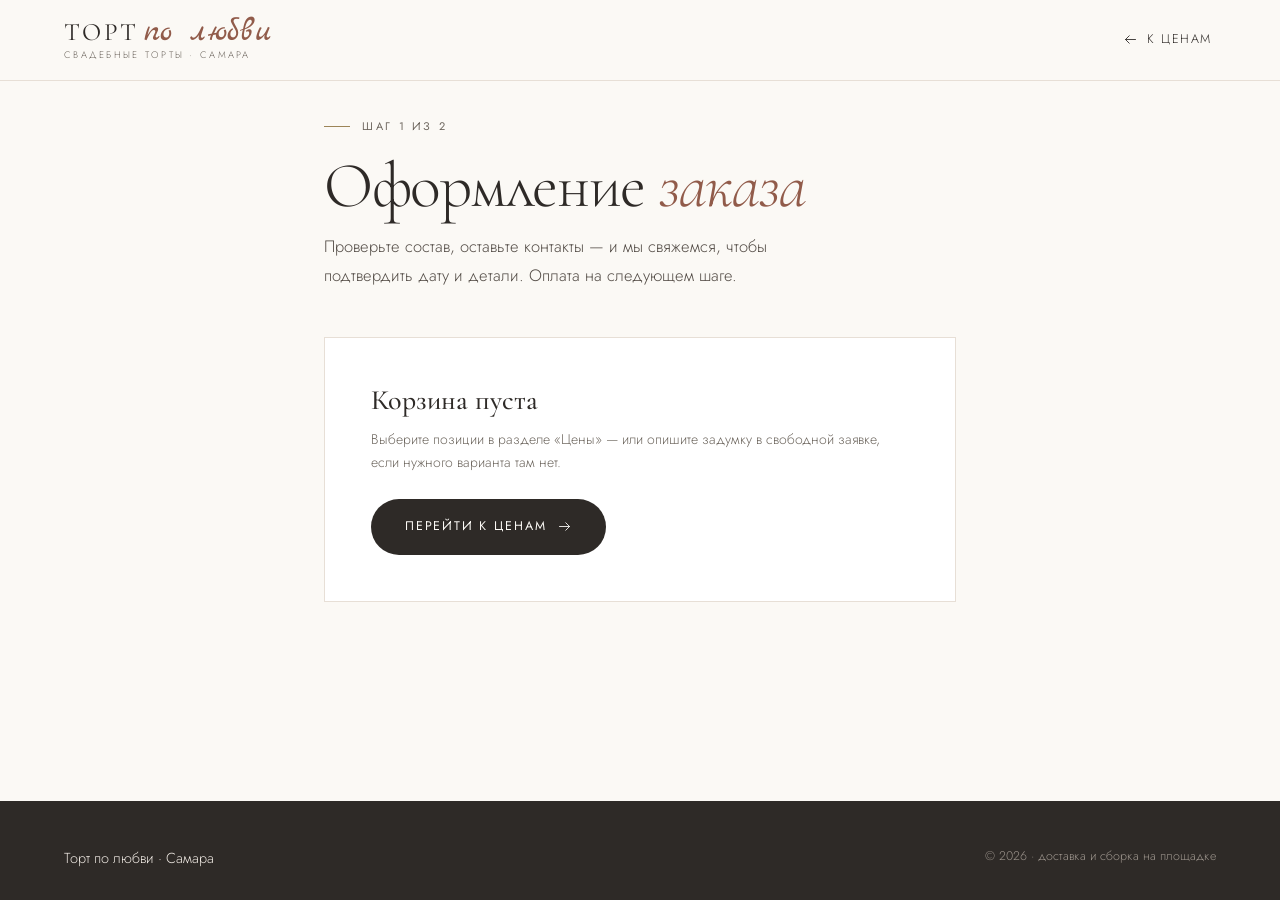
<file: checkout/index.html>
<!DOCTYPE html>
<html lang="ru">
<head>
<meta charset="UTF-8">
<meta name="viewport" content="width=device-width, initial-scale=1.0">
<title>Оформление заказа — Торт по любви</title>
<meta name="description" content="Оформление заказа свадебного торта: состав заказа, контакты для связи и оплата. Кондитерская «Торт по любви», Самара.">
<link rel="canonical" href="https://strangehul1-design.github.io/asiyatort/checkout/">
<link rel="preconnect" href="https://fonts.googleapis.com">
<link rel="preconnect" href="https://fonts.gstatic.com" crossorigin>
<link href="https://fonts.googleapis.com/css2?family=Cormorant+Garamond:ital,wght@0,300;0,400;0,500;1,300&family=Jost:wght@200;300;400;500&family=Marck+Script&display=swap" rel="stylesheet">
<link rel="stylesheet" href="../assets/tokens.css">
<link rel="stylesheet" href="../assets/shop.css">
<link rel="stylesheet" href="../assets/vk-send.css">
</head>
<body>

<header class="hdr">
  <a class="brand" href="../">
    <span class="brand-name">Торт <em class="script">по любви</em></span>
    <span class="brand-sub">Свадебные торты · Самара</span>
  </a>
  <a class="back" href="../#prices">
    <svg viewBox="0 0 24 24" aria-hidden="true"><path d="M20 12H4M10 6l-6 6 6 6"/></svg>
    К ценам
  </a>
</header>

<main class="page">
  <div class="wrap narrow">
    <p class="eyebrow">Шаг 1 из 2</p>
    <h1 class="d1" style="margin:18px 0 14px">Оформление <em>заказа</em></h1>
    <p class="lead" style="margin-bottom:clamp(30px,4vw,48px)">Проверьте состав, оставьте контакты — и мы свяжемся, чтобы подтвердить дату и детали. Оплата на следующем шаге.</p>

    <!-- Пустая корзина -->
    <div class="card" id="empty" hidden>
      <h2 class="d3" style="margin-bottom:10px">Корзина пуста</h2>
      <p class="note" style="margin-bottom:24px">Выберите позиции в разделе «Цены» — или опишите задумку в свободной заявке, если нужного варианта там нет.</p>
      <a class="btn btn--solid" href="../#prices"><span>Перейти к ценам
        <svg viewBox="0 0 24 24" aria-hidden="true"><path d="M4 12h16M14 6l6 6-6 6" stroke-linecap="round" stroke-linejoin="round"/></svg>
      </span></a>
    </div>

    <!-- Заказ -->
    <div id="order" hidden>
      <div class="card" style="margin-bottom:clamp(20px,2.6vw,32px)">
        <h2 class="d3" style="margin-bottom:20px">Состав заказа</h2>
        <ul class="sum" id="lines"></ul>
        <div class="sum">
          <div class="total" style="display:flex;align-items:baseline;justify-content:space-between;gap:18px;padding-top:20px">
            <span style="font-size:11px;letter-spacing:.16em;text-transform:uppercase;color:var(--muted)">Итого к оплате</span>
            <b class="rub" id="total" style="font-family:var(--ff-d);font-size:34px;font-weight:500">0 ₽</b>
          </div>
        </div>
        <p class="note" id="server-note" style="margin-top:14px" hidden></p>
      </div>

      <form class="card" id="form" novalidate>
        <h2 class="d3" style="margin-bottom:22px">Контакты</h2>
        <input type="hidden" name="form_type" value="checkout">
        <input type="text" name="company" class="trap" tabindex="-1" autocomplete="off" aria-hidden="true"
               style="position:absolute;left:-9999px;width:1px;height:1px;opacity:0">

        <div class="form-grid">
          <div class="field">
            <label for="c-name"><svg viewBox="0 0 24 24" aria-hidden="true"><circle cx="12" cy="8" r="3.4"/><path d="M5 20a7 7 0 0 1 14 0"/></svg>Ваше имя</label>
            <input class="inp" type="text" id="c-name" name="name" placeholder="Как к вам обращаться" autocomplete="name" required>
          </div>
          <div class="field">
            <label for="c-phone"><svg viewBox="0 0 24 24" aria-hidden="true"><path d="M5 3h4l2 5-2.5 1.5a12 12 0 0 0 6 6L16 13l5 2v4a2 2 0 0 1-2.2 2A17 17 0 0 1 3 5.2 2 2 0 0 1 5 3z"/></svg>Телефон</label>
            <input class="inp" type="tel" id="c-phone" name="phone" placeholder="+7 999 000-00-00" autocomplete="tel" required>
          </div>
          <div class="field f-wide">
            <label for="c-email"><svg viewBox="0 0 24 24" aria-hidden="true"><rect x="3" y="5" width="18" height="14" rx="2"/><path d="m3 7 9 6 9-6"/></svg>Электронная почта</label>
            <input class="inp" type="email" id="c-email" name="email" placeholder="Чек и подтверждение придут сюда" autocomplete="email" required>
          </div>
          <div class="field f-wide">
            <span class="legend"><svg viewBox="0 0 24 24" aria-hidden="true"><path d="M4 5h16v12H8l-4 4z"/></svg>Как удобнее связаться</span>
            <div class="pills">
              <label class="pill"><input type="radio" name="channel" value="ВКонтакте" checked><span>ВКонтакте</span></label>
              <label class="pill"><input type="radio" name="channel" value="WhatsApp"><span>WhatsApp</span></label>
              <label class="pill"><input type="radio" name="channel" value="Звонок"><span>Звонок</span></label>
              <label class="pill"><input type="radio" name="channel" value="Telegram"><span>Telegram</span></label>
            </div>
          </div>
          <div class="field f-wide">
            <label for="c-date"><svg viewBox="0 0 24 24" aria-hidden="true"><rect x="3" y="5" width="18" height="16" rx="2"/><path d="M3 10h18M8 3v4M16 3v4"/></svg>Дата свадьбы</label>
            <input class="inp" type="date" id="c-date" name="date">
          </div>
          <div class="field f-wide">
            <label for="c-more"><svg viewBox="0 0 24 24" aria-hidden="true"><path d="M4 5h16M4 12h16M4 19h10"/></svg>Комментарий к заказу</label>
            <textarea class="inp" id="c-more" name="more" placeholder="Площадка, число гостей, пожелания по декору, аллергии."></textarea>
          </div>
        </div>

        <div style="margin-top:30px;padding-top:26px;border-top:1px solid var(--line);display:flex;gap:20px;align-items:center;justify-content:space-between;flex-wrap:wrap">
          <p class="note" style="max-width:42ch">Можно оплатить сразу или отправить заявку в наше сообщество ВКонтакте — тогда обсудим детали и оплату в переписке.</p>
          <div style="display:flex;gap:12px;flex-wrap:wrap">
            <button class="btn btn--ghost" type="button" id="send-vk"><span>Отправить заявку в ВК</span></button>
            <button class="btn btn--solid" type="submit" id="pay"><span>Оплатить
              <svg viewBox="0 0 24 24" aria-hidden="true"><path d="M4 12h16M14 6l6 6-6 6" stroke-linecap="round" stroke-linejoin="round"/></svg>
            </span></button>
          </div>
        </div>

        <div class="fail" id="fail">
          <p class="fail-t">Не получилось перейти к оплате</p>
          <p class="fail-p">Похоже, пропала связь. Попробуйте ещё раз или напишите нам напрямую —
            <a href="https://vk.me/asiyatort">ВКонтакте</a> или
            <a href="tel:+79990000000">+7 999 000-00-00</a>.</p>
        </div>
      </form>
    </div>
  </div>
</main>

<footer class="ftr">
  <div class="wrap ftr-in">
    <a href="../">Торт по любви · Самара</a>
    <small>© 2026 · доставка и сборка на площадке</small>
  </div>
</footer>

<script src="../assets/catalog.js"></script>
<script src="../assets/cart.js"></script>
<script src="../assets/api.js"></script>
<script src="../assets/vk-send.js"></script>
<script>
(function () {
  'use strict';
  var $ = function (s, c) { return (c || document).querySelector(s); };
  var $$ = function (s, c) { return Array.prototype.slice.call((c || document).querySelectorAll(s)); };

  var lines = Cart.lines();
  if (!lines.length) { $('#empty').hidden = false; return; }
  $('#order').hidden = false;

  /* Состав заказа. Показанная сумма предварительная — итоговую
     называет сервер при создании платежа (см. ниже). */
  var ul = $('#lines');
  lines.forEach(function (l) {
    var li = document.createElement('li');
    var left = document.createElement('span');
    left.textContent = l.name + ' × ' + l.qty;
    var right = document.createElement('span');
    right.className = 'rub';
    right.textContent = Cart.money(l.price * l.qty);
    li.appendChild(left); li.appendChild(right);
    ul.appendChild(li);
  });
  $('#total').textContent = Cart.money(Cart.subtotal());

  var form = $('#form'), fail = $('#fail'), btn = $('#pay');
  var label = btn.querySelector('span');
  var original = label.innerHTML;

  /* Отправка заявки в ВКонтакте: тот же состав заказа, но без оплаты */
  $('#send-vk').addEventListener('click', function () {
    var bad = $$('[required]', form).filter(function (f) { return !f.value.trim(); });
    if (bad.length) {
      bad.forEach(function (f) {
        f.classList.add('is-bad');
        f.addEventListener('input', function () { f.classList.remove('is-bad'); }, { once: true });
      });
      bad[0].focus();
      return;
    }
    var rows = lines.map(function (l) {
      return ['Позиция', l.name + ' × ' + l.qty + ' — ' + Cart.money(l.price * l.qty)];
    });
    rows.push(['Итого', Cart.money(Cart.subtotal())]);
    VKSend.open(VKSend.buildText(form, 'checkout', rows));
  });

  form.addEventListener('submit', function (e) {
    e.preventDefault();

    var bad = $$('[required]', form).filter(function (f) { return !f.value.trim(); });
    if (bad.length) {
      bad.forEach(function (f) {
        f.classList.add('is-bad');
        f.addEventListener('input', function () { f.classList.remove('is-bad'); }, { once: true });
      });
      bad[0].focus();
      return;
    }

    fail.classList.remove('is-on');
    btn.disabled = true;
    label.textContent = 'Готовим оплату…';

    var customer = {};
    new FormData(form).forEach(function (v, k) { customer[k] = v; });

    /* На сервер уходят ТОЛЬКО id и количество.
       Ни цен, ни итоговой суммы — их сервер считает сам. */
    var body = {
      items: Cart.payload(),
      customer: customer,
      return_url: window.SITE_BASE + 'success/'
    };

    if (!window.API_BASE) {
      // Демо без сервера: показываем платёжный экран локально.
      var demoOrder = 'DEMO-' + Date.now().toString(36).toUpperCase();
      var qs = '?order=' + encodeURIComponent(demoOrder) +
               '&amount=' + encodeURIComponent(Cart.subtotal()) +
               '&demo=local';
      location.href = '../demo-checkout/' + qs;
      return;
    }

    fetch(window.API_BASE + '/create-payment', {
      method: 'POST',
      headers: { 'Content-Type': 'application/json' },
      body: JSON.stringify(body)
    })
      .then(function (r) { return r.json().then(function (d) { return { ok: r.ok, d: d }; }); })
      .then(function (res) {
        if (!res.ok || !res.d.ok || !res.d.confirmation_url) {
          throw new Error(res.d && res.d.error ? res.d.error : 'отказ сервера');
        }
        // Сервер пересчитал сумму — показываем именно её, затем уходим на оплату
        $('#total').textContent = Cart.money(res.d.amount);
        location.href = res.d.confirmation_url;
      })
      .catch(function () {
        fail.classList.add('is-on');
        btn.disabled = false;
        label.innerHTML = original;
        fail.scrollIntoView({ block: 'nearest', behavior: 'smooth' });
      });
  });
})();
</script>
</body>
</html>
</file>
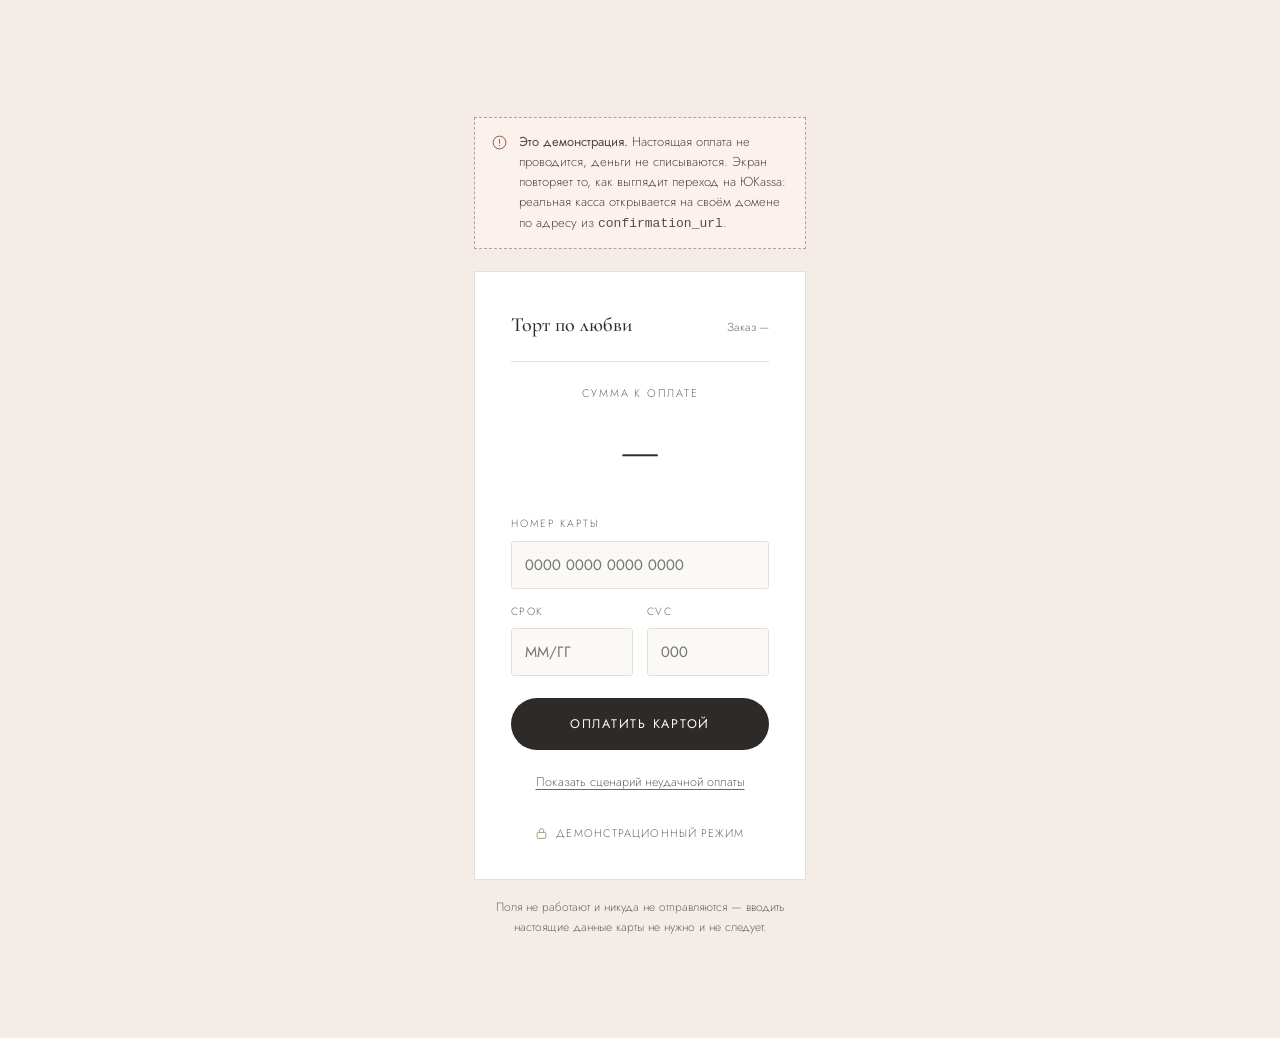
<file: demo-checkout/index.html>
<!DOCTYPE html>
<html lang="ru">
<head>
<meta charset="UTF-8">
<meta name="viewport" content="width=device-width, initial-scale=1.0">
<title>Демо-оплата заказа — Торт по любви</title>
<!-- Служебная страница: имитация платёжного экрана. В поиске ей делать нечего. -->
<meta name="robots" content="noindex, nofollow">
<link rel="preconnect" href="https://fonts.googleapis.com">
<link rel="preconnect" href="https://fonts.gstatic.com" crossorigin>
<link href="https://fonts.googleapis.com/css2?family=Cormorant+Garamond:wght@300;400;500&family=Jost:wght@200;300;400;500&family=Marck+Script&display=swap" rel="stylesheet">
<link rel="stylesheet" href="../assets/tokens.css">
<link rel="stylesheet" href="../assets/shop.css">
<style>
/* Экран намеренно похож на внешнюю платёжную страницу: узкий,
   отделённый от сайта, с явной плашкой «демонстрация». */
body{background:var(--shell)}
.pay{max-width:460px;margin:0 auto}
.demo-flag{
  display:flex;align-items:flex-start;gap:11px;margin-bottom:22px;
  padding:14px 16px;border:1px dashed var(--powder-deep);background:#FBF2EE;
  font-size:13px;line-height:1.55;color:var(--body);
}
.demo-flag svg{width:17px;height:17px;stroke:var(--rose-ink);fill:none;stroke-width:1.4;flex-shrink:0;margin-top:2px}
.pay-card{background:var(--porcelain);border:1px solid var(--line);padding:clamp(24px,3.4vw,36px)}
.pay-top{display:flex;align-items:baseline;justify-content:space-between;gap:14px;
  padding-bottom:18px;border-bottom:1px solid var(--line);margin-bottom:22px}
.pay-shop{font-family:var(--ff-d);font-size:20px;font-weight:500}
.pay-order{font-size:11.5px;color:var(--muted);font-variant-numeric:tabular-nums}
.pay-amount{text-align:center;margin-bottom:26px}
.pay-amount span{display:block;font-size:11px;letter-spacing:.16em;text-transform:uppercase;color:var(--muted);margin-bottom:6px}
.pay-amount b{font-family:var(--ff-d);font-size:46px;font-weight:500;font-variant-numeric:tabular-nums}
.pay-row{display:grid;grid-template-columns:1fr 1fr;gap:14px}
.pay-field{display:flex;flex-direction:column;gap:7px;margin-bottom:14px}
.pay-field label{font-size:10.5px;letter-spacing:.14em;text-transform:uppercase;color:var(--muted)}
.pay-field input{border:1px solid var(--line);background:var(--ivory);padding:12px 13px;
  font-size:15px;font-variant-numeric:tabular-nums;border-radius:3px;width:100%}
.pay-field input:focus{outline:none;border-color:var(--rose-ink)}
.pay-note{font-size:12px;color:var(--muted);text-align:center;margin-top:18px;line-height:1.6}
.pay-alt{display:block;width:100%;text-align:center;margin-top:12px;font-size:12.5px;
  color:var(--muted);text-decoration:underline;text-underline-offset:3px;padding:10px}
.pay-alt:hover{color:var(--rose-ink)}
.pay-secure{display:flex;align-items:center;justify-content:center;gap:8px;margin-top:20px;
  font-size:11px;letter-spacing:.1em;text-transform:uppercase;color:var(--muted)}
.pay-secure svg{width:13px;height:13px;stroke:var(--gold-ink);fill:none;stroke-width:1.5}
</style>
</head>
<body>

<main class="page">
  <div class="wrap pay">

    <div class="demo-flag">
      <svg viewBox="0 0 24 24" aria-hidden="true"><circle cx="12" cy="12" r="9"/><path d="M12 8v5M12 16v.5" stroke-linecap="round"/></svg>
      <span><b style="font-weight:400">Это демонстрация.</b> Настоящая оплата не проводится, деньги не списываются. Экран повторяет то, как выглядит переход на ЮKassa: реальная касса открывается на своём домене по адресу из <code>confirmation_url</code>.</span>
    </div>

    <div class="pay-card">
      <div class="pay-top">
        <span class="pay-shop">Торт по любви</span>
        <span class="pay-order" id="order">—</span>
      </div>

      <div class="pay-amount">
        <span>Сумма к оплате</span>
        <b class="rub" id="amount">—</b>
      </div>

      <form id="pay-form">
        <div class="pay-field">
          <label for="card">Номер карты</label>
          <input id="card" inputmode="numeric" placeholder="0000 0000 0000 0000" autocomplete="off">
        </div>
        <div class="pay-row">
          <div class="pay-field">
            <label for="exp">Срок</label>
            <input id="exp" inputmode="numeric" placeholder="ММ/ГГ" autocomplete="off">
          </div>
          <div class="pay-field">
            <label for="cvc">CVC</label>
            <input id="cvc" inputmode="numeric" placeholder="000" autocomplete="off">
          </div>
        </div>

        <button class="btn btn--solid btn--wide" type="submit" style="margin-top:8px"><span>Оплатить картой</span></button>
      </form>

      <a class="pay-alt" href="#" id="go-fail">Показать сценарий неудачной оплаты</a>

      <div class="pay-secure">
        <svg viewBox="0 0 24 24" aria-hidden="true"><rect x="4" y="10" width="16" height="11" rx="2"/><path d="M8 10V7a4 4 0 0 1 8 0v3"/></svg>
        Демонстрационный режим
      </div>
    </div>

    <p class="pay-note">Поля не работают и никуда не отправляются — вводить настоящие данные карты не нужно и не следует.</p>
  </div>
</main>

<script src="../assets/api.js"></script>
<script>
(function () {
  'use strict';
  var q = new URLSearchParams(location.search);
  var order = q.get('order') || '—';
  var amount = parseInt(q.get('amount'), 10);

  document.getElementById('order').textContent = 'Заказ ' + order;
  document.getElementById('amount').textContent = isNaN(amount)
    ? '—'
    : new Intl.NumberFormat('ru-RU').format(amount) + ' ₽';

  function go(where) {
    location.href = '../' + where + '/?order=' + encodeURIComponent(order) +
                    (isNaN(amount) ? '' : '&amount=' + amount);
  }

  document.getElementById('pay-form').addEventListener('submit', function (e) {
    e.preventDefault();
    var btn = e.target.querySelector('button');
    btn.disabled = true;
    btn.querySelector('span').textContent = 'Обрабатываем…';
    // Настоящая касса здесь сама уводит на return_url после оплаты
    setTimeout(function () { go('success'); }, 900);
  });

  document.getElementById('go-fail').addEventListener('click', function (e) {
    e.preventDefault();
    go('fail');
  });
})();
</script>
</body>
</html>
</file>
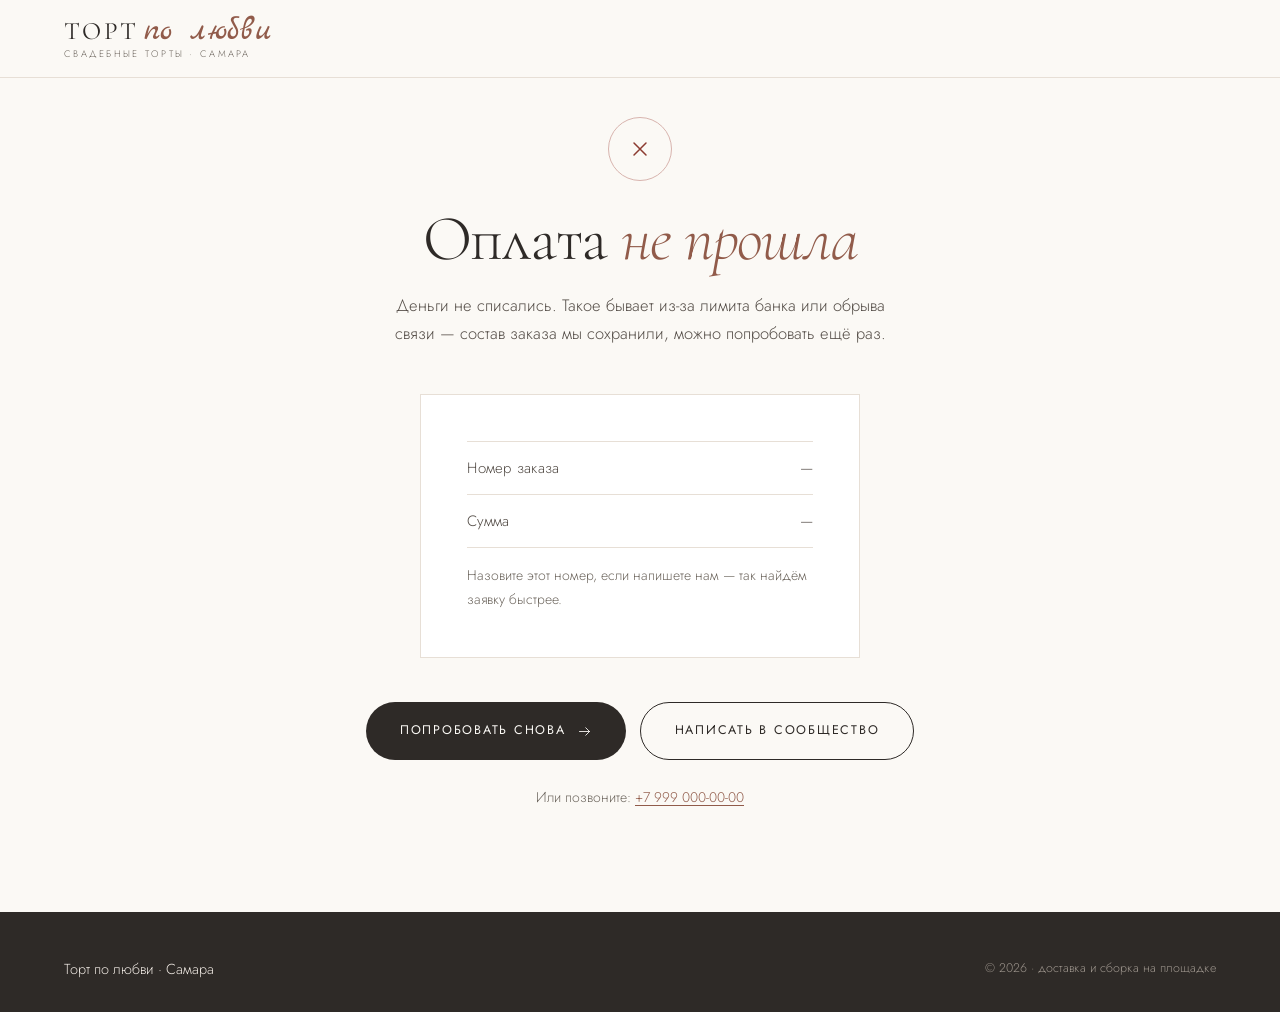
<file: fail/index.html>
<!DOCTYPE html>
<html lang="ru">
<head>
<meta charset="UTF-8">
<meta name="viewport" content="width=device-width, initial-scale=1.0">
<title>Оплата не прошла — Торт по любви</title>
<meta name="description" content="Оплата заказа не прошла. Заказ сохранён — попробуйте ещё раз или свяжитесь с нами напрямую.">
<meta name="robots" content="noindex, follow">
<link rel="preconnect" href="https://fonts.googleapis.com">
<link rel="preconnect" href="https://fonts.gstatic.com" crossorigin>
<link href="https://fonts.googleapis.com/css2?family=Cormorant+Garamond:ital,wght@0,300;0,400;0,500;1,300&family=Jost:wght@200;300;400;500&family=Marck+Script&display=swap" rel="stylesheet">
<link rel="stylesheet" href="../assets/tokens.css">
<link rel="stylesheet" href="../assets/shop.css">
</head>
<body>

<header class="hdr">
  <a class="brand" href="../">
    <span class="brand-name">Торт <em class="script">по любви</em></span>
    <span class="brand-sub">Свадебные торты · Самара</span>
  </a>
</header>

<main class="page">
  <div class="wrap narrow" style="text-align:center">
    <div style="width:64px;height:64px;margin:0 auto 26px;border-radius:50%;border:1px solid #D8B4AE;display:flex;align-items:center;justify-content:center">
      <svg viewBox="0 0 24 24" style="width:24px;height:24px;stroke:#8C3B30;fill:none;stroke-width:1.5;stroke-linecap:round" aria-hidden="true"><path d="M6 6l12 12M18 6L6 18"/></svg>
    </div>
    <h1 class="d1">Оплата <em>не прошла</em></h1>
    <p class="lead" style="margin:20px auto 0">Деньги не списались. Такое бывает из-за лимита банка или обрыва связи — состав заказа мы сохранили, можно попробовать ещё раз.</p>

    <div class="card" style="margin:clamp(30px,4vw,46px) auto 0;max-width:440px;text-align:left">
      <ul class="sum">
        <li><span>Номер заказа</span><span class="rub" id="order">—</span></li>
        <li><span>Сумма</span><span class="rub" id="amount">—</span></li>
      </ul>
      <p class="note" style="margin-top:16px">Назовите этот номер, если напишете нам — так найдём заявку быстрее.</p>
    </div>

    <p class="note" id="demo-note" style="margin-top:22px" hidden>Это демонстрационный сценарий: настоящая оплата не проводилась.</p>

    <div style="margin-top:clamp(30px,4vw,44px);display:flex;gap:14px;justify-content:center;flex-wrap:wrap">
      <a class="btn btn--solid" href="../checkout/"><span>Попробовать снова
        <svg viewBox="0 0 24 24" aria-hidden="true"><path d="M4 12h16M14 6l6 6-6 6" stroke-linecap="round" stroke-linejoin="round"/></svg>
      </span></a>
      <a class="btn btn--ghost" href="https://vk.me/asiyatort"><span>Написать в сообщество</span></a>
    </div>

    <p class="note" style="margin-top:26px">Или позвоните: <a href="tel:+79990000000" style="color:var(--rose-ink);text-decoration:underline;text-underline-offset:3px">+7 999 000-00-00</a></p>
  </div>
</main>

<footer class="ftr">
  <div class="wrap ftr-in">
    <a href="../">Торт по любви · Самара</a>
    <small>© 2026 · доставка и сборка на площадке</small>
  </div>
</footer>

<script>
(function () {
  var q = new URLSearchParams(location.search);
  var order = q.get('order');
  var amount = parseInt(q.get('amount'), 10);
  if (order) document.getElementById('order').textContent = order;
  document.getElementById('amount').textContent = isNaN(amount)
    ? '—' : new Intl.NumberFormat('ru-RU').format(amount) + ' ₽';
  if (order && /^DEMO-/.test(order)) document.getElementById('demo-note').hidden = false;
  // Корзину НЕ чистим: человек вернётся и попробует оплатить тот же состав
})();
</script>
</body>
</html>
</file>
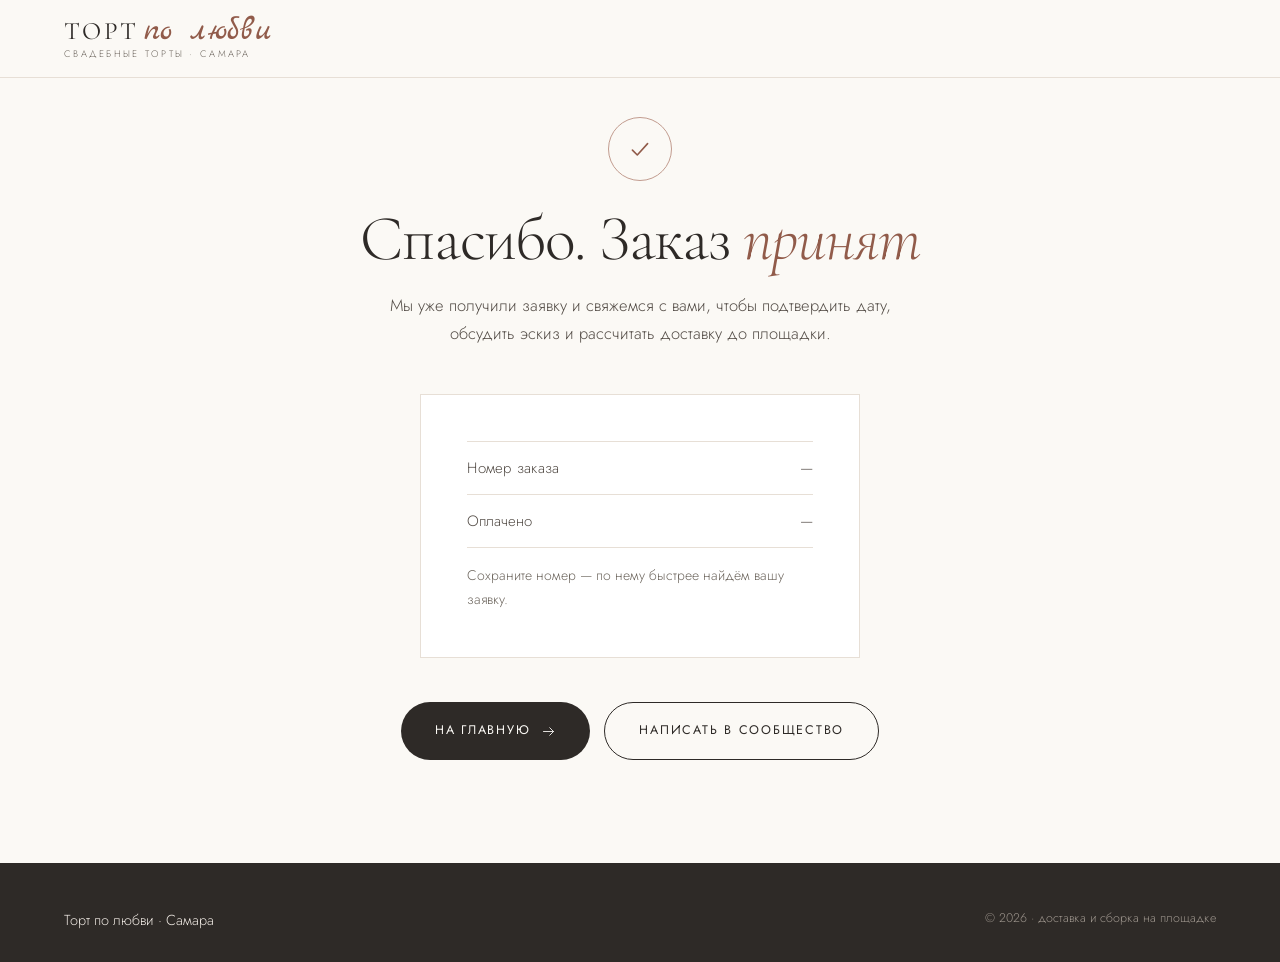
<file: success/index.html>
<!DOCTYPE html>
<html lang="ru">
<head>
<meta charset="UTF-8">
<meta name="viewport" content="width=device-width, initial-scale=1.0">
<title>Заказ оплачен — Торт по любви</title>
<meta name="description" content="Заказ свадебного торта оплачен. Мы свяжемся с вами, чтобы подтвердить дату, эскиз и доставку.">
<meta name="robots" content="noindex, follow">
<link rel="preconnect" href="https://fonts.googleapis.com">
<link rel="preconnect" href="https://fonts.gstatic.com" crossorigin>
<link href="https://fonts.googleapis.com/css2?family=Cormorant+Garamond:ital,wght@0,300;0,400;0,500;1,300&family=Jost:wght@200;300;400;500&family=Marck+Script&display=swap" rel="stylesheet">
<link rel="stylesheet" href="../assets/tokens.css">
<link rel="stylesheet" href="../assets/shop.css">
</head>
<body>

<header class="hdr">
  <a class="brand" href="../">
    <span class="brand-name">Торт <em class="script">по любви</em></span>
    <span class="brand-sub">Свадебные торты · Самара</span>
  </a>
</header>

<main class="page">
  <div class="wrap narrow" style="text-align:center">
    <div style="width:64px;height:64px;margin:0 auto 26px;border-radius:50%;border:1px solid var(--powder-deep);display:flex;align-items:center;justify-content:center">
      <svg viewBox="0 0 24 24" style="width:26px;height:26px;stroke:var(--rose-ink);fill:none;stroke-width:1.5;stroke-linecap:round;stroke-linejoin:round" aria-hidden="true"><path d="m5 13 4.5 4.5L19 7"/></svg>
    </div>
    <h1 class="d1">Спасибо. Заказ <em>принят</em></h1>
    <p class="lead" style="margin:20px auto 0">Мы уже получили заявку и свяжемся с вами, чтобы подтвердить дату, обсудить эскиз и рассчитать доставку до площадки.</p>

    <div class="card" style="margin:clamp(30px,4vw,46px) auto 0;max-width:440px;text-align:left">
      <ul class="sum">
        <li><span>Номер заказа</span><span class="rub" id="order">—</span></li>
        <li><span>Оплачено</span><span class="rub" id="amount">—</span></li>
      </ul>
      <p class="note" style="margin-top:16px">Сохраните номер — по нему быстрее найдём вашу заявку.</p>
    </div>

    <p class="note" id="demo-note" style="margin-top:22px" hidden>Это демонстрационный заказ: оплата не проводилась.</p>

    <div style="margin-top:clamp(30px,4vw,44px);display:flex;gap:14px;justify-content:center;flex-wrap:wrap">
      <a class="btn btn--solid" href="../"><span>На главную
        <svg viewBox="0 0 24 24" aria-hidden="true"><path d="M4 12h16M14 6l6 6-6 6" stroke-linecap="round" stroke-linejoin="round"/></svg>
      </span></a>
      <a class="btn btn--ghost" href="https://vk.me/asiyatort"><span>Написать в сообщество</span></a>
    </div>
  </div>
</main>

<footer class="ftr">
  <div class="wrap ftr-in">
    <a href="../">Торт по любви · Самара</a>
    <small>© 2026 · доставка и сборка на площадке</small>
  </div>
</footer>

<script src="../assets/cart.js"></script>
<script>
(function () {
  var q = new URLSearchParams(location.search);
  var order = q.get('order');
  var amount = parseInt(q.get('amount'), 10);
  if (order) document.getElementById('order').textContent = order;
  document.getElementById('amount').textContent = isNaN(amount)
    ? '—' : new Intl.NumberFormat('ru-RU').format(amount) + ' ₽';
  if (order && /^DEMO-/.test(order)) document.getElementById('demo-note').hidden = false;
  // Заказ оформлен — корзину чистим, чтобы повторный заход не начинался со старых позиций
  if (window.Cart) Cart.clear();
})();
</script>
</body>
</html>
</file>
<file: assets/tokens.css>
/* ═══════════════════════════════════════════
   ТОКЕНЫ ДИЗАЙНА — единственный источник правды.
   Подключается всеми страницами: главной, корзиной,
   оформлением заказа, демо-оплатой и экранами результата.
   Меняете цвет здесь — меняется везде.

   Контраст текста проверен по WCAG AA на айвори:
   graphite 13.5:1 · body 7.9:1 · muted 5.3:1
   rose-ink 5.3:1 · gold-ink 3.4:1 (только иконки)
   ═══════════════════════════════════════════ */
:root{
  /* фоны */
  --ivory:#FBF9F5;
  --porcelain:#FFFFFF;
  --shell:#F4EDE7;

  /* текст */
  --graphite:#2E2A27;   /* заголовки и основной текст */
  --body:#544D47;       /* абзацы */
  --muted:#6E675F;      /* подписи, надзаголовки */
  --ph-ink:#786F67;     /* плейсхолдеры в полях */
  --rose-ink:#915B4A;   /* акцентный текст, курсив в заголовках */

  /* декор — не для текста */
  --powder:#E3CFC7;
  --powder-deep:#C29C8F;
  --champagne:#CDB89A;
  --gold-ink:#9C8558;   /* иконки и волосяные линии */
  --line:#E7DFD6;

  --ff-d:'Cormorant Garamond',Georgia,'Times New Roman',serif;
  --ff-b:'Jost',-apple-system,BlinkMacSystemFont,'Segoe UI',sans-serif;
  --ff-s:'Marck Script','Segoe Script',cursive;   /* рукописное «по любви» */

  --ease:cubic-bezier(.22,.8,.38,1);
  --gut:clamp(20px,5vw,72px);
  --sec:clamp(88px,11vw,168px);
}
</file>
<file: assets/vk-send.css>
/* ═══════════════════════════════════════════
   Окно «текст скопирован, отправьте нам в ВК».
   Подключается вместе с tokens.css.
   ═══════════════════════════════════════════ */
.vk-veil{
  position:fixed;inset:0;z-index:300;
  background:rgba(46,42,39,.5);
  backdrop-filter:blur(10px);-webkit-backdrop-filter:blur(10px);
  display:flex;align-items:center;justify-content:center;padding:20px;
  opacity:0;visibility:hidden;transition:opacity .35s var(--ease),visibility .35s;
}
.vk-veil.is-on{opacity:1;visibility:visible}

.vk-box{
  background:var(--ivory);border:1px solid var(--line);
  width:min(520px,100%);max-height:88svh;overflow-y:auto;
  padding:clamp(26px,4vw,40px);position:relative;
  transform:translateY(16px) scale(.98);
  transition:transform .4s var(--ease);
  box-shadow:0 30px 80px rgba(46,42,39,.22);
}
.vk-veil.is-on .vk-box{transform:none}

.vk-x{position:absolute;top:14px;right:14px;width:38px;height:38px;
  display:flex;align-items:center;justify-content:center;opacity:.6;transition:opacity .3s}
.vk-x:hover{opacity:1}
.vk-x svg{width:17px;height:17px;stroke:var(--graphite);fill:none;stroke-width:1.4;stroke-linecap:round}

.vk-ic{width:52px;height:52px;margin-bottom:18px;border-radius:50%;
  border:1px solid var(--powder-deep);display:flex;align-items:center;justify-content:center}
.vk-ic svg{width:22px;height:22px;stroke:var(--rose-ink);fill:none;stroke-width:1.5;
  stroke-linecap:round;stroke-linejoin:round}

.vk-title{font-family:var(--ff-d);font-weight:500;font-size:clamp(22px,2.6vw,30px);
  line-height:1.18;color:var(--graphite);margin-bottom:12px}
.vk-lead{font-size:15px;line-height:1.65;color:var(--body);margin-bottom:20px}

.vk-copied{display:inline-flex;align-items:center;gap:8px;margin-bottom:16px;
  font-size:12px;letter-spacing:.1em;text-transform:uppercase;
  padding:7px 14px;border-radius:100px;border:1px solid var(--champagne);
  background:var(--shell);color:var(--rose-ink)}
.vk-copied svg{width:13px;height:13px;stroke:currentColor;fill:none;stroke-width:1.8;
  stroke-linecap:round;stroke-linejoin:round}
.vk-copied.is-warn{border-color:#D8B4AE;background:#FBF2F0;color:#8C3B30}

.vk-text{
  background:var(--porcelain);border:1px solid var(--line);
  padding:16px 18px;font-size:13.5px;line-height:1.62;color:var(--body);
  white-space:pre-wrap;word-break:break-word;
  max-height:210px;overflow-y:auto;margin-bottom:20px;
  font-family:var(--ff-b);
}

.vk-actions{display:flex;gap:12px;flex-wrap:wrap}
.vk-actions .btn{flex:1 1 auto}
.vk-count{font-size:12.5px;color:var(--muted);margin-top:16px;text-align:center}
.vk-count b{color:var(--rose-ink);font-weight:400}

@media(max-width:520px){
  .vk-actions{flex-direction:column}
  .vk-actions .btn{width:100%}
}
@media(prefers-reduced-motion:reduce){
  .vk-veil,.vk-box{transition:none}
}
</file>
<file: assets/shop.css>
/* ═══════════════════════════════════════════
   Общая вёрстка для страниц корзины, оформления,
   демо-оплаты и результата. Повторяет язык главной:
   те же шрифты, отступы, кнопки и поля.
   Подключать ПОСЛЕ tokens.css.
   ═══════════════════════════════════════════ */
*,*::before,*::after{box-sizing:border-box;margin:0;padding:0}

body{
  font-family:var(--ff-b);font-weight:300;font-size:16px;line-height:1.75;
  background:var(--ivory);color:var(--graphite);
  -webkit-font-smoothing:antialiased;overflow-x:hidden;
  display:flex;flex-direction:column;min-height:100svh;
}
button{font-family:inherit;cursor:pointer;border:none;background:none;color:inherit}
input,select,textarea{font-family:inherit;font-size:inherit;color:var(--graphite)}
a{color:inherit}
::selection{background:var(--powder);color:var(--graphite)}
:focus-visible{outline:2px solid var(--rose-ink);outline-offset:3px;border-radius:2px}

.wrap{width:100%;max-width:1320px;margin:0 auto;padding-inline:var(--gut)}
.page{flex:1;padding-block:clamp(112px,13vh,150px) clamp(60px,8vw,110px)}
.narrow{max-width:760px;margin:0 auto}

/* ── типографика ── */
.d1{font-family:var(--ff-d);font-weight:300;font-size:clamp(38px,5vw,72px);line-height:1;letter-spacing:-.02em;color:var(--graphite)}
.d2{font-family:var(--ff-d);font-weight:300;font-size:clamp(28px,3.4vw,48px);line-height:1.04;letter-spacing:-.015em;color:var(--graphite)}
.d3{font-family:var(--ff-d);font-weight:500;font-size:clamp(20px,2.2vw,28px);line-height:1.2;color:var(--graphite)}
.d1 em,.d2 em{font-style:italic;font-weight:300;color:var(--rose-ink)}
.eyebrow{font-size:11px;font-weight:400;letter-spacing:.24em;text-transform:uppercase;
  color:var(--muted);display:flex;align-items:center;gap:12px}
.eyebrow::before{content:"";width:26px;height:1px;background:var(--gold-ink);flex-shrink:0}
.note{font-size:14px;line-height:1.68;color:var(--muted)}
.lead{font-size:16.5px;line-height:1.72;color:var(--body);max-width:52ch}

/* ── шапка ── */
.hdr{
  position:fixed;inset:0 0 auto 0;z-index:120;
  display:flex;align-items:center;justify-content:space-between;gap:24px;
  padding:18px var(--gut);background:rgba(251,249,245,.92);
  backdrop-filter:blur(14px);-webkit-backdrop-filter:blur(14px);
  border-bottom:1px solid var(--line);
}
.brand{display:flex;flex-direction:column;line-height:1;text-decoration:none}
.brand-name{font-family:var(--ff-d);font-size:25px;font-weight:400;letter-spacing:.09em;
  text-transform:uppercase;color:var(--graphite);display:inline-flex;align-items:baseline;gap:.22em}
.script{font-family:var(--ff-s);font-style:normal;font-weight:400;
  text-transform:none;letter-spacing:0;font-size:1.34em;line-height:.8;color:var(--rose-ink)}
.brand-sub{font-size:9.5px;letter-spacing:.24em;text-transform:uppercase;color:var(--muted);margin-top:5px}
.back{font-size:12.5px;letter-spacing:.13em;text-transform:uppercase;color:var(--graphite);
  text-decoration:none;display:inline-flex;align-items:center;gap:9px;padding:11px 4px}
.back svg{width:15px;height:15px;stroke:currentColor;fill:none;stroke-width:1.4;
  stroke-linecap:round;stroke-linejoin:round;transition:transform .4s var(--ease)}
.back:hover svg{transform:translateX(-4px)}

/* ── кнопки ── */
.btn{
  display:inline-flex;align-items:center;justify-content:center;gap:11px;
  font-size:12.5px;letter-spacing:.14em;text-transform:uppercase;font-weight:400;
  padding:17px 34px;border-radius:100px;position:relative;overflow:hidden;
  text-decoration:none;
  transition:color .45s var(--ease),transform .35s var(--ease),box-shadow .45s var(--ease),opacity .3s;
}
.btn span{position:relative;z-index:2;display:inline-flex;align-items:center;gap:11px}
.btn::before{content:"";position:absolute;inset:0;z-index:1;
  transform:translateY(101%);transition:transform .5s var(--ease)}
.btn:hover::before{transform:translateY(0)}
.btn:active{transform:scale(.972)}
.btn svg{width:15px;height:15px;stroke:currentColor;fill:none;stroke-width:1.4;
  transition:transform .45s var(--ease)}
.btn:hover svg{transform:translateX(5px)}
.btn[disabled]{opacity:.5;pointer-events:none}

.btn--solid{background:var(--graphite);color:var(--ivory)}
.btn--solid::before{background:var(--rose-ink)}
.btn--solid:hover{box-shadow:0 12px 30px -12px rgba(145,91,74,.55)}
.btn--ghost{border:1px solid var(--graphite);color:var(--graphite)}
.btn--ghost::before{background:var(--graphite)}
.btn--ghost:hover{color:var(--ivory)}
.btn--wide{width:100%}

/* ── карточка ── */
.card{background:var(--porcelain);border:1px solid var(--line);padding:clamp(26px,3.6vw,48px)}

/* ── поля ── */
.form-grid{display:grid;grid-template-columns:1fr 1fr;gap:clamp(20px,2.4vw,30px)}
.f-wide{grid-column:1/-1}
.field{display:flex;flex-direction:column;gap:9px}
.field>label,.legend{font-size:11px;letter-spacing:.16em;text-transform:uppercase;color:var(--muted);
  display:flex;align-items:center;gap:8px}
.field>label svg,.legend svg{width:14px;height:14px;stroke:var(--gold-ink);fill:none;
  stroke-width:1.4;stroke-linecap:round;stroke-linejoin:round;flex-shrink:0}
.inp{width:100%;background:transparent;border:0;border-bottom:1px solid var(--line);
  padding:11px 2px;font-size:15.5px;font-weight:300;color:var(--graphite);
  transition:border-color .4s var(--ease);border-radius:0}
.inp::placeholder{color:var(--ph-ink);opacity:1}
.inp:focus{outline:none;border-bottom-color:var(--rose-ink)}
.inp.is-bad{border-bottom-color:#B4453A}
textarea.inp{resize:vertical;min-height:88px;line-height:1.65}

.pills{display:flex;flex-wrap:wrap;gap:8px}
.pill{margin:0}
.pill input{position:absolute;opacity:0;width:0;height:0}
.pill span{display:inline-flex;align-items:center;gap:8px;cursor:pointer;
  font-size:12.5px;letter-spacing:.06em;padding:10px 20px;border-radius:100px;
  border:1px solid var(--line);color:var(--body);transition:all .35s var(--ease)}
.pill span:hover{border-color:var(--powder-deep)}
.pill input:checked+span{background:var(--shell);border-color:var(--rose-ink);color:var(--graphite)}
.pill input:focus-visible+span{outline:2px solid var(--rose-ink);outline-offset:3px}

/* ── строки итогов ── */
.sum{list-style:none;margin:0}
.sum li{display:flex;align-items:baseline;justify-content:space-between;gap:18px;
  padding:13px 0;border-bottom:1px solid var(--line);font-size:15px;color:var(--body)}
.sum li:first-child{border-top:1px solid var(--line)}
.sum .total{border-bottom:0;padding-top:20px;font-size:16px;color:var(--graphite)}
.sum .total b{font-family:var(--ff-d);font-size:30px;font-weight:500}
.rub{font-variant-numeric:tabular-nums;white-space:nowrap}

/* ── сообщения ── */
.fail{display:none;margin-top:22px;padding:20px 22px;border:1px solid #D8B4AE;background:#FBF2F0}
.fail.is-on{display:block}
.fail-t{font-size:14.5px;color:#8C3B30;margin-bottom:8px}
.fail-p{font-size:14px;color:var(--body);line-height:1.6}
.fail-p a{color:var(--rose-ink);text-decoration:underline;text-underline-offset:3px}

/* ── подвал ── */
.ftr{background:var(--graphite);color:#EDE7E1;padding-block:44px 30px;margin-top:auto}
.ftr-in{display:flex;justify-content:space-between;gap:20px;flex-wrap:wrap;align-items:center}
.ftr a{color:#EDE7E1;text-decoration:none;font-size:14.5px;transition:color .3s var(--ease)}
.ftr a:hover{color:var(--powder)}
.ftr small{font-size:12.5px;color:#9C948C}

/* ── значок-заглушка ── */
.glyph{width:54px;height:54px;color:var(--gold-ink);opacity:.85}

@media(max-width:720px){
  .form-grid{grid-template-columns:1fr}
  .brand-sub{display:none}
}

@media(prefers-reduced-motion:reduce){
  *,*::before,*::after{animation-duration:.01ms!important;transition-duration:.01ms!important}
}
</file>
